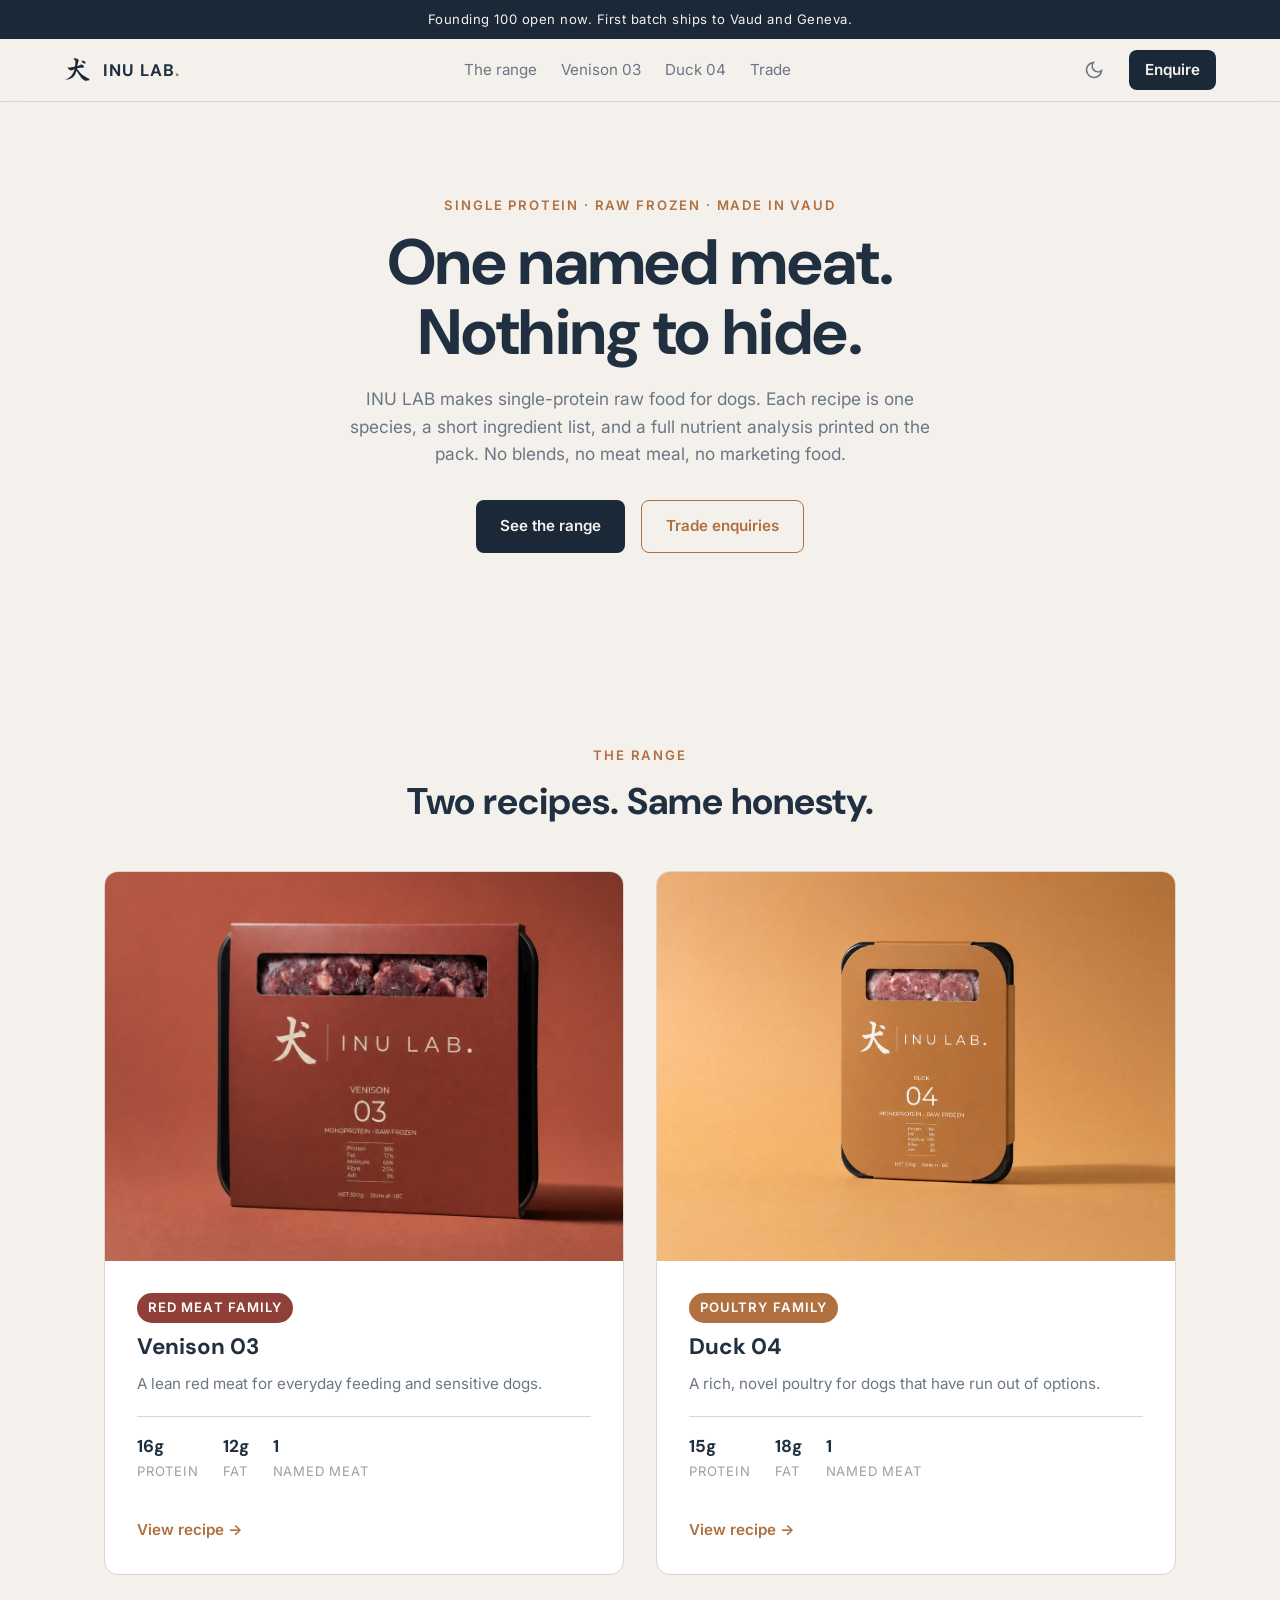
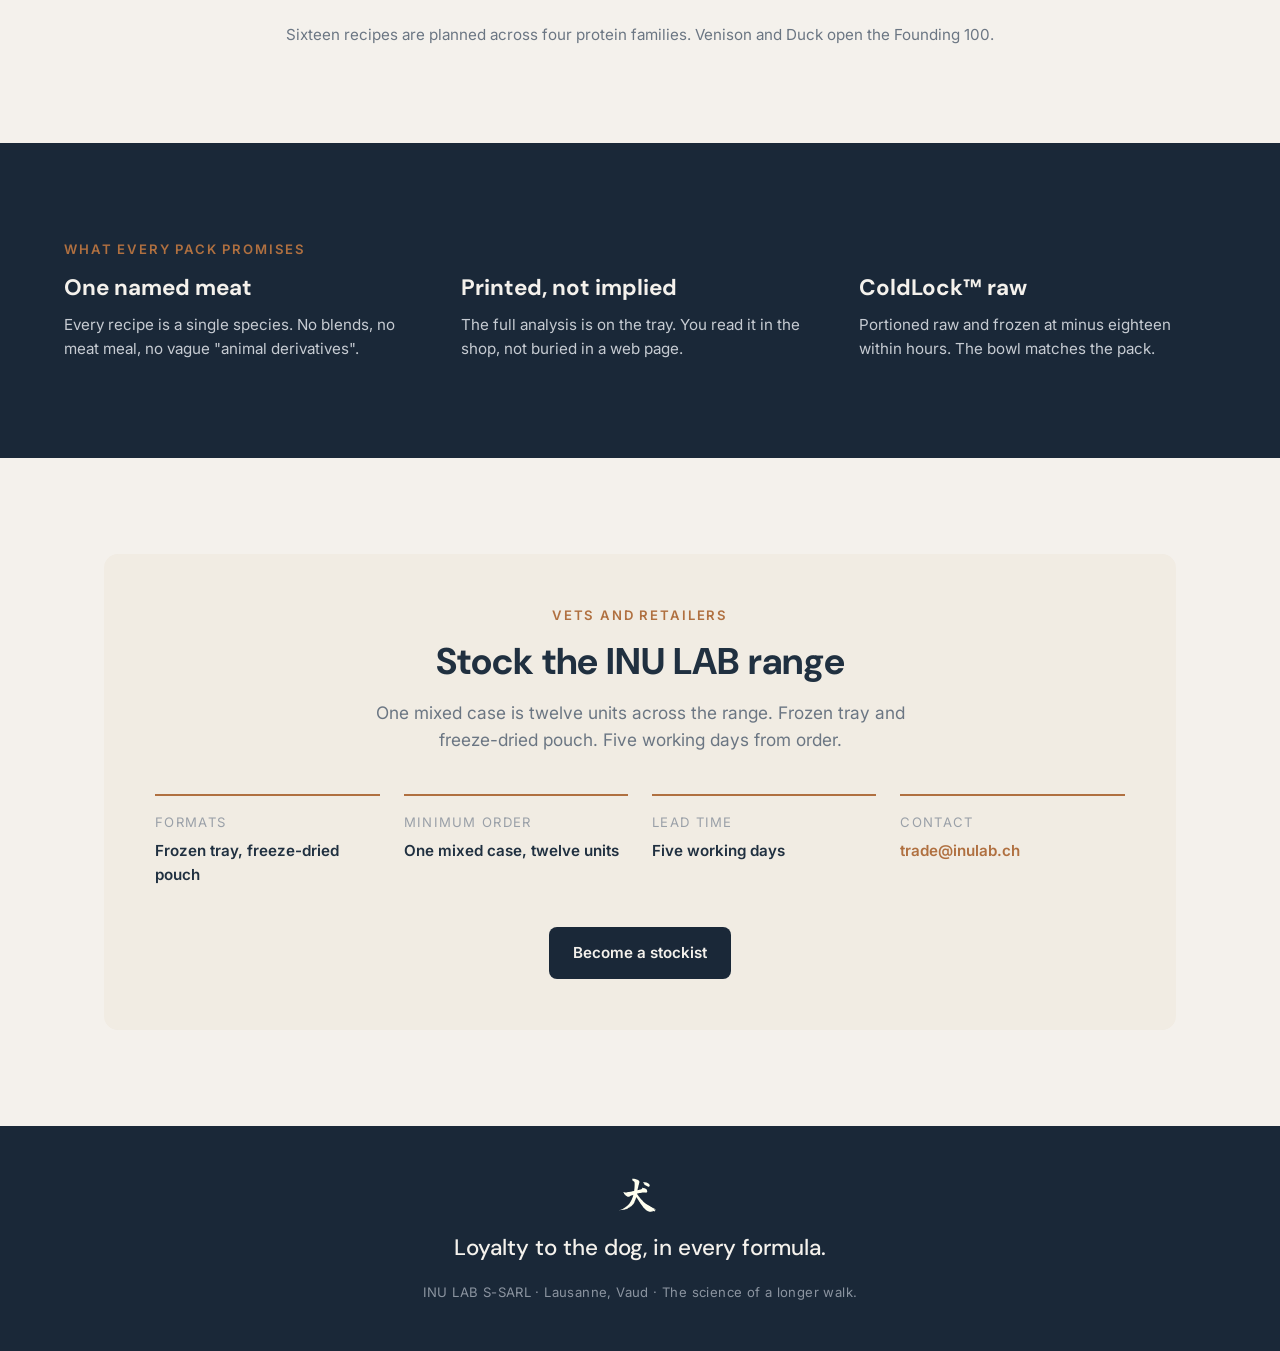
<file: index.html>
<!DOCTYPE html>
<html lang="en" data-theme="light">
<head>
<meta charset="UTF-8">
<meta name="viewport" content="width=device-width, initial-scale=1.0">
<title>INU LAB — Single-protein raw food for dogs</title>
<meta name="description" content="INU LAB makes single-protein raw frozen food for dogs. One named meat per recipe, a short ingredient list, and a nutrient analysis printed on every pack.">
<link rel="preconnect" href="https://fonts.googleapis.com">
<link rel="preconnect" href="https://fonts.gstatic.com" crossorigin>
<link href="https://fonts.googleapis.com/css2?family=DM+Sans:wght@400;500;700&family=Inter:wght@400;500;600&display=swap" rel="stylesheet">
<link rel="stylesheet" href="style.css">
</head>
<body>

<!-- announcement bar -->
<div class="announce">
  <span>Founding 100 open now. First batch ships to Vaud and Geneva.</span>
</div>

<!-- header -->
<header class="site-header">
  <a class="brand" href="index.html" aria-label="INU LAB home">
    <img src="assets/seal.svg" alt="" class="brand-mark" aria-hidden="true">
    <span class="brand-word">INU LAB<span class="dot">.</span></span>
  </a>
  <nav class="nav" aria-label="Primary">
    <a href="index.html" aria-current="page">The range</a>
    <a href="venison-03.html">Venison 03</a>
    <a href="duck-04.html">Duck 04</a>
    <a href="#stockist">Trade</a>
  </nav>
  <div class="header-actions">
    <button data-theme-toggle aria-label="Switch to dark mode" class="theme-toggle">
      <svg width="20" height="20" viewBox="0 0 24 24" fill="none" stroke="currentColor" stroke-width="2"><path d="M21 12.79A9 9 0 1 1 11.21 3 7 7 0 0 0 21 12.79z"/></svg>
    </button>
    <a href="#stockist" class="btn btn-primary btn-sm">Enquire</a>
  </div>
</header>

<main id="top">

<!-- HOME HERO -->
<section class="home-hero">
  <p class="eyebrow">Single protein &middot; Raw frozen &middot; Made in Vaud</p>
  <h1>One named meat.<br>Nothing to hide.</h1>
  <p class="lede">INU LAB makes single-protein raw food for dogs. Each recipe is one species, a short ingredient list, and a full nutrient analysis printed on the pack. No blends, no meat meal, no marketing food.</p>
  <div class="home-cta">
    <a href="#range" class="btn btn-primary">See the range</a>
    <a href="#stockist" class="btn btn-primary" style="background:transparent;color:var(--ochre);border:1px solid var(--ochre)">Trade enquiries</a>
  </div>
</section>

<!-- RANGE GRID -->
<section class="range" id="range">
  <div class="range-head">
    <p class="section-kicker">The range</p>
    <h2>Two recipes. Same honesty.</h2>
  </div>
  <div class="recipe-grid">

    <!-- Venison 03 card -->
    <a class="recipe-card" href="venison-03.html" data-family="redmeat" aria-label="Venison 03 recipe">
      <div class="card-media">
        <img src="assets/hero_venison.png" alt="INU LAB Venison 03 raw frozen tray" width="1000" height="1250">
      </div>
      <div class="card-body">
        <span class="card-pill">Red meat family</span>
        <h3>Venison 03</h3>
        <p class="card-sub">A lean red meat for everyday feeding and sensitive dogs.</p>
        <div class="card-macros">
          <div><span class="m-val">16g</span><span class="m-lab">Protein</span></div>
          <div><span class="m-val">12g</span><span class="m-lab">Fat</span></div>
          <div><span class="m-val">1</span><span class="m-lab">Named meat</span></div>
        </div>
        <span class="card-link">View recipe &rarr;</span>
      </div>
    </a>

    <!-- Duck 04 card -->
    <a class="recipe-card" href="duck-04.html" data-family="poultry" aria-label="Duck 04 recipe">
      <div class="card-media">
        <img src="assets/hero_duck.png" alt="INU LAB Duck 04 raw frozen tray" width="1000" height="1250">
      </div>
      <div class="card-body">
        <span class="card-pill">Poultry family</span>
        <h3>Duck 04</h3>
        <p class="card-sub">A rich, novel poultry for dogs that have run out of options.</p>
        <div class="card-macros">
          <div><span class="m-val">15g</span><span class="m-lab">Protein</span></div>
          <div><span class="m-val">18g</span><span class="m-lab">Fat</span></div>
          <div><span class="m-val">1</span><span class="m-lab">Named meat</span></div>
        </div>
        <span class="card-link">View recipe &rarr;</span>
      </div>
    </a>

  </div>
  <p class="range-note">Sixteen recipes are planned across four protein families. Venison and Duck open the Founding 100.</p>
</section>

<!-- PROOF -->
<section class="proof">
  <p class="section-kicker light">What every pack promises</p>
  <div class="proof-grid">
    <div class="proof-item"><h3>One named meat</h3><p>Every recipe is a single species. No blends, no meat meal, no vague "animal derivatives".</p></div>
    <div class="proof-item"><h3>Printed, not implied</h3><p>The full analysis is on the tray. You read it in the shop, not buried in a web page.</p></div>
    <div class="proof-item"><h3>ColdLock&trade; raw</h3><p>Portioned raw and frozen at minus eighteen within hours. The bowl matches the pack.</p></div>
  </div>
</section>

<!-- STOCKIST -->
<section class="stockist" id="stockist">
  <div class="stockist-inner">
    <p class="section-kicker">Vets and retailers</p>
    <h2>Stock the INU LAB range</h2>
    <p class="stockist-lede">One mixed case is twelve units across the range. Frozen tray and freeze-dried pouch. Five working days from order.</p>
    <div class="stockist-terms">
      <div><span class="term-lab">Formats</span><span class="term-val">Frozen tray, freeze-dried pouch</span></div>
      <div><span class="term-lab">Minimum order</span><span class="term-val">One mixed case, twelve units</span></div>
      <div><span class="term-lab">Lead time</span><span class="term-val">Five working days</span></div>
      <div><span class="term-lab">Contact</span><span class="term-val"><a href="mailto:trade@inulab.ch">trade@inulab.ch</a></span></div>
    </div>
    <a href="mailto:trade@inulab.ch" class="btn btn-primary">Become a stockist</a>
  </div>
</section>

</main>

<footer class="site-footer">
  <div class="foot-brand">
    <img src="assets/seal.svg" alt="" class="foot-mark" aria-hidden="true">
    <p class="motto">Loyalty to the dog, in every formula.</p>
  </div>
  <p class="foot-legal">INU LAB S-SARL &middot; Lausanne, Vaud &middot; The science of a longer walk.</p>
</footer>

<script src="app.js"></script>
</body>
</html>
</file>
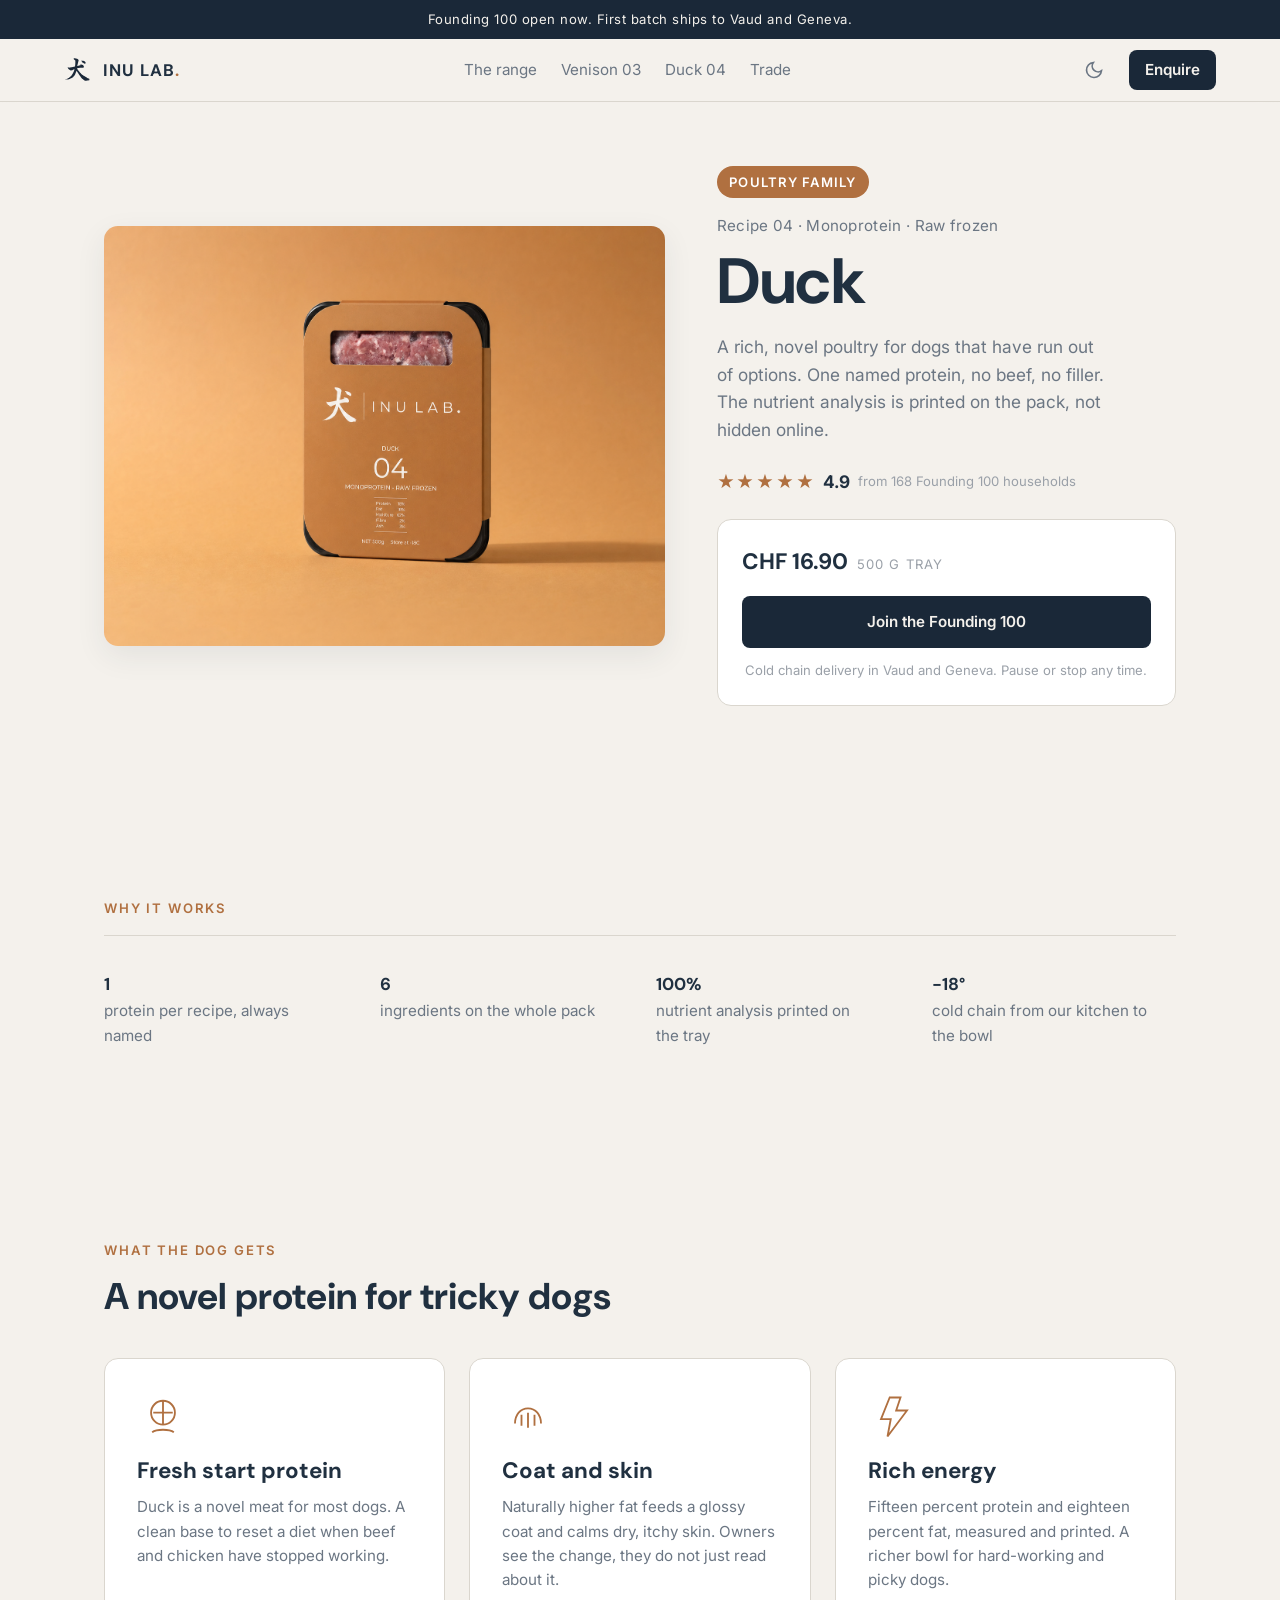
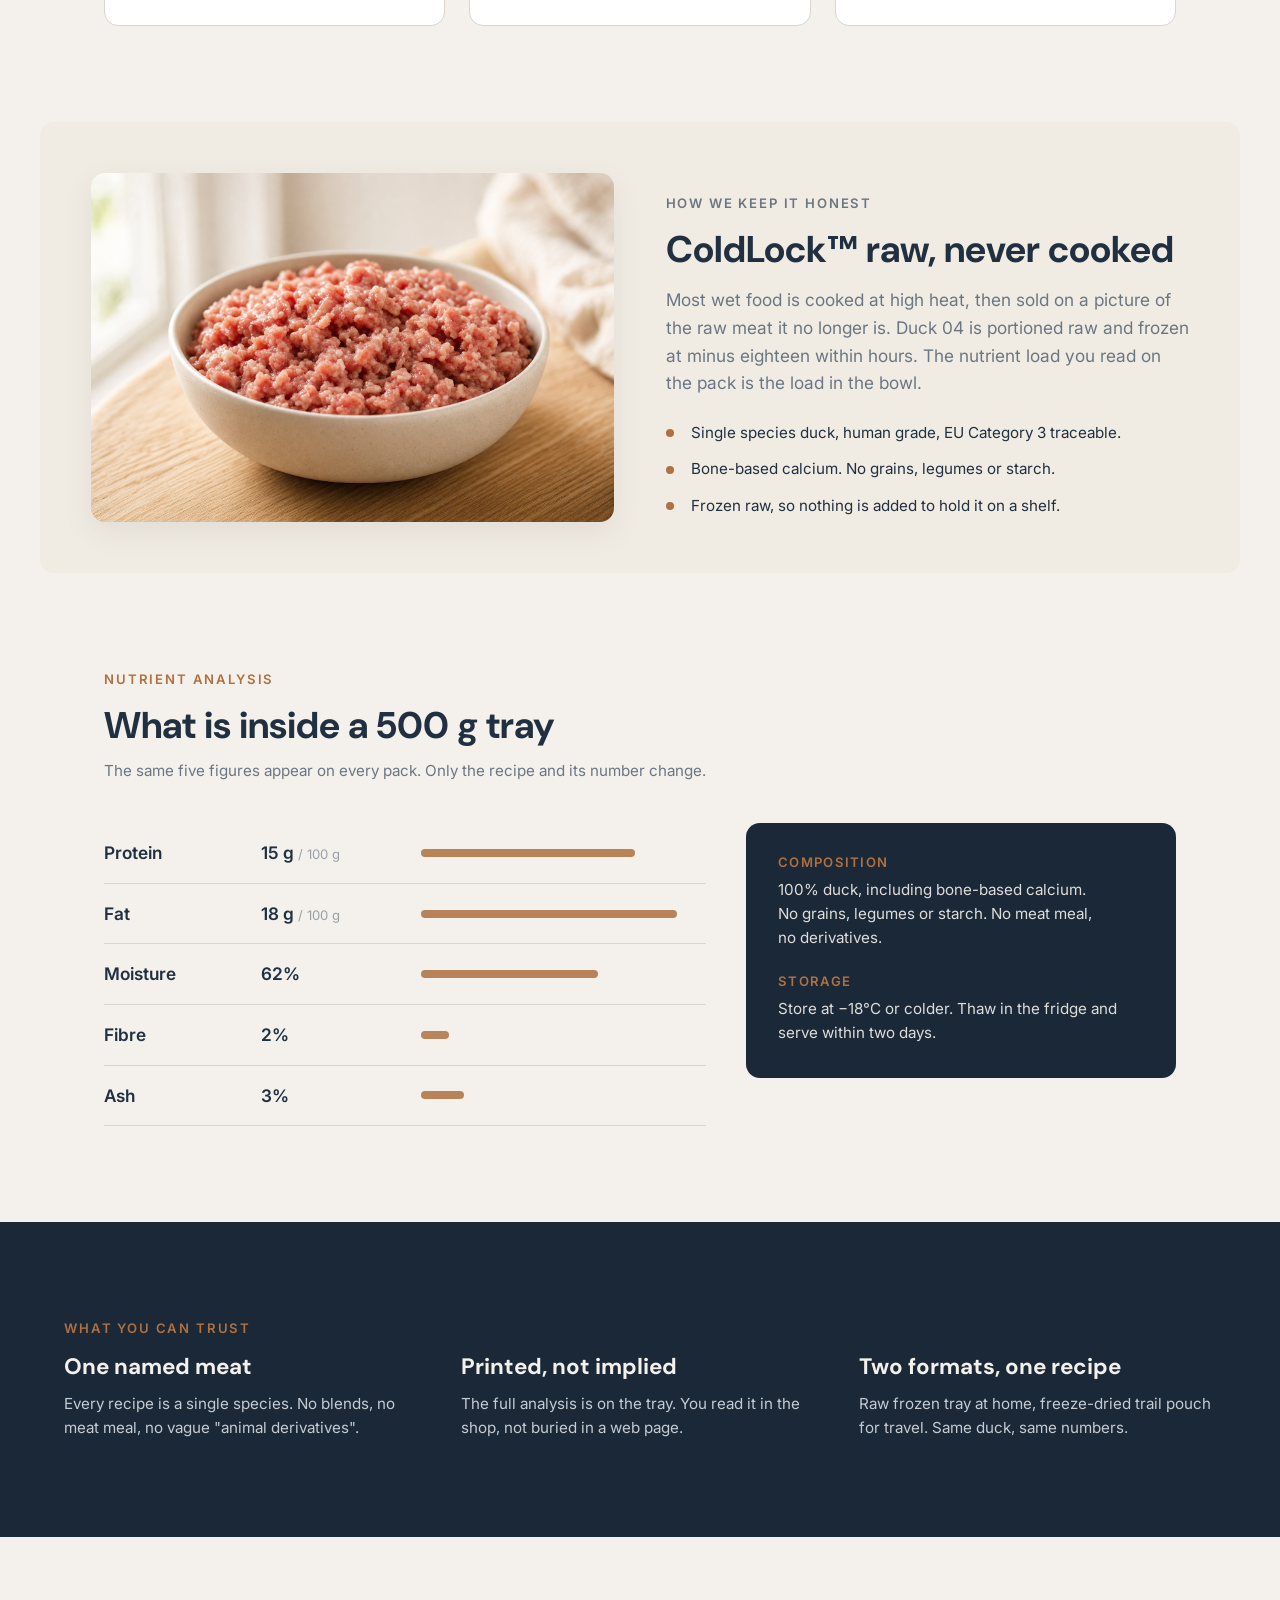
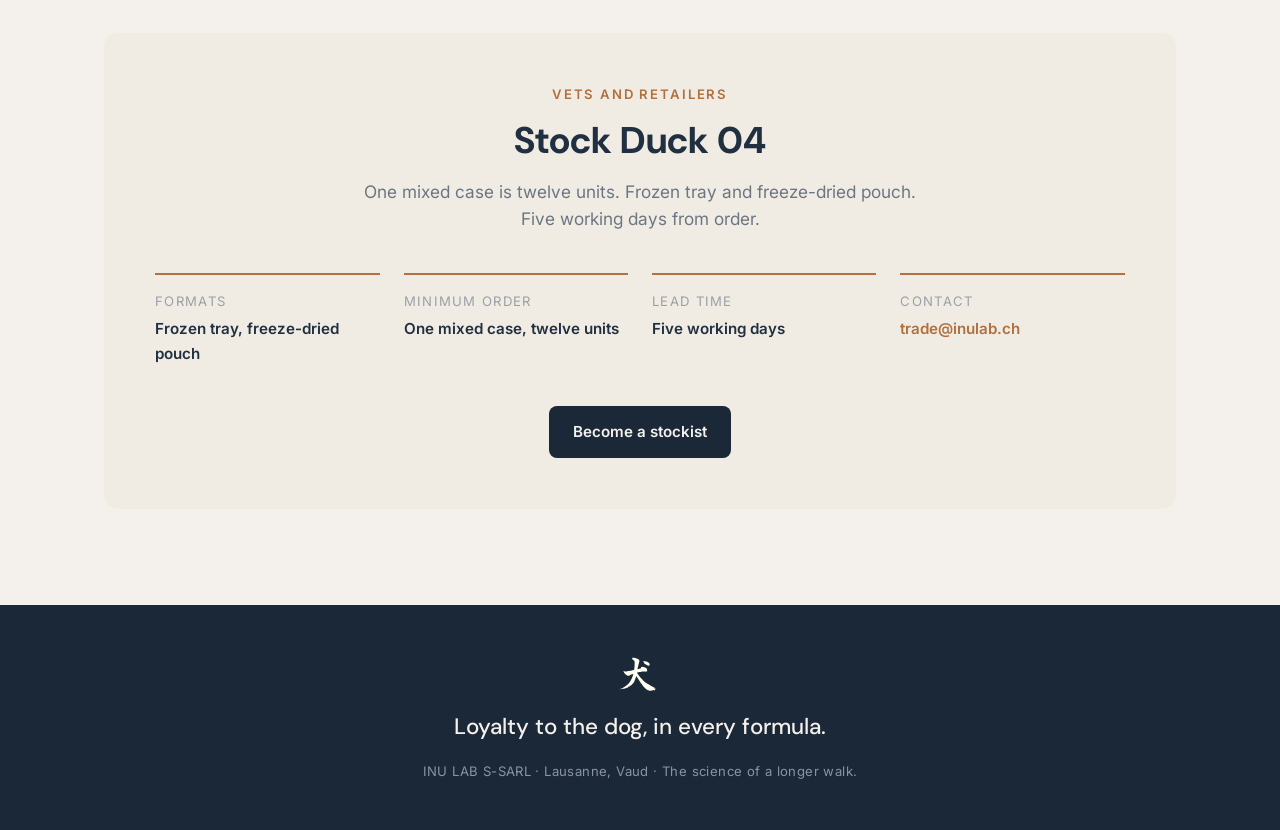
<file: duck-04.html>
<!DOCTYPE html>
<html lang="en" data-theme="light" data-family="poultry">
<head>
<meta charset="UTF-8">
<meta name="viewport" content="width=device-width, initial-scale=1.0">
<title>Duck 04 — INU LAB</title>
<meta name="description" content="INU LAB Duck 04. A single-protein raw frozen recipe for dogs. One named poultry, a short ingredient list, and a printed nutrient analysis.">
<link rel="preconnect" href="https://fonts.googleapis.com">
<link rel="preconnect" href="https://fonts.gstatic.com" crossorigin>
<link href="https://fonts.googleapis.com/css2?family=DM+Sans:wght@400;500;700&family=Inter:wght@400;500;600&display=swap" rel="stylesheet">
<link rel="stylesheet" href="style.css">
</head>
<body>

<!-- announcement bar -->
<div class="announce">
  <span>Founding 100 open now. First batch ships to Vaud and Geneva.</span>
</div>

<!-- header -->
<header class="site-header">
  <a class="brand" href="index.html" aria-label="INU LAB home">
    <img src="assets/seal.svg" alt="" class="brand-mark" aria-hidden="true">
    <span class="brand-word">INU LAB<span class="dot">.</span></span>
  </a>
  <nav class="nav" aria-label="Primary">
    <a href="index.html">The range</a>
    <a href="venison-03.html">Venison 03</a>
    <a href="duck-04.html" aria-current="page">Duck 04</a>
    <a href="#stockist">Trade</a>
  </nav>
  <div class="header-actions">
    <button data-theme-toggle aria-label="Switch to dark mode" class="theme-toggle">
      <svg width="20" height="20" viewBox="0 0 24 24" fill="none" stroke="currentColor" stroke-width="2"><path d="M21 12.79A9 9 0 1 1 11.21 3 7 7 0 0 0 21 12.79z"/></svg>
    </button>
    <a href="#stockist" class="btn btn-primary btn-sm">Enquire</a>
  </div>
</header>

<main id="top">

<!-- HERO -->
<section class="hero">
  <div class="hero-media">
    <img src="assets/hero_duck.png" alt="INU LAB Duck 04 raw frozen tray, warm ochre pack on a matching background" width="1000" height="1250">
  </div>
  <div class="hero-info">
    <span class="pill pill-family">Poultry family</span>
    <p class="eyebrow">Recipe 04 &middot; Monoprotein &middot; Raw frozen</p>
    <h1>Duck</h1>
    <p class="lede">A rich, novel poultry for dogs that have run out of options. One named protein, no beef, no filler. The nutrient analysis is printed on the pack, not hidden online.</p>
    <div class="hero-meta">
      <div class="stars" aria-label="Reader rating 4.9 out of 5">
        <span class="star-row">&#9733;&#9733;&#9733;&#9733;&#9733;</span>
        <span class="rating-num">4.9</span>
        <span class="rating-count">from 168 Founding 100 households</span>
      </div>
    </div>
    <div class="buy">
      <div class="price-row">
        <span class="price">CHF 16.90</span>
        <span class="price-unit">500 g tray</span>
      </div>
      <a href="#stockist" class="btn btn-primary btn-block">Join the Founding 100</a>
      <p class="reassure">Cold chain delivery in Vaud and Geneva. Pause or stop any time.</p>
    </div>
  </div>
</section>

<!-- WHY IT WORKS: outcome numbers -->
<section class="numbers" id="benefits">
  <p class="section-kicker">Why it works</p>
  <div class="num-grid">
    <div class="num">
      <span class="num-val">1</span>
      <span class="num-lab">protein per recipe, always named</span>
    </div>
    <div class="num">
      <span class="num-val">6</span>
      <span class="num-lab">ingredients on the whole pack</span>
    </div>
    <div class="num">
      <span class="num-val">100%</span>
      <span class="num-lab">nutrient analysis printed on the tray</span>
    </div>
    <div class="num">
      <span class="num-val">&minus;18&deg;</span>
      <span class="num-lab">cold chain from our kitchen to the bowl</span>
    </div>
  </div>
</section>

<!-- BENEFITS -->
<section class="benefits">
  <div class="benefits-head">
    <p class="section-kicker">What the dog gets</p>
    <h2>A novel protein for tricky dogs</h2>
  </div>
  <div class="benefit-grid">
    <article class="benefit-card">
      <div class="bicon" aria-hidden="true">
        <svg viewBox="0 0 48 48" fill="none" stroke="currentColor" stroke-width="1.7"><circle cx="24" cy="20" r="11"/><path d="M24 9v22M15 20h18"/><path d="M14 38c4-3 16-3 20 0"/></svg>
      </div>
      <h3>Fresh start protein</h3>
      <p>Duck is a novel meat for most dogs. A clean base to reset a diet when beef and chicken have stopped working.</p>
    </article>
    <article class="benefit-card">
      <div class="bicon" aria-hidden="true">
        <svg viewBox="0 0 48 48" fill="none" stroke="currentColor" stroke-width="1.7"><path d="M12 30c0-8 5-14 12-14s12 6 12 14"/><path d="M18 22v10M24 20v14M30 22v10"/></svg>
      </div>
      <h3>Coat and skin</h3>
      <p>Naturally higher fat feeds a glossy coat and calms dry, itchy skin. Owners see the change, they do not just read about it.</p>
    </article>
    <article class="benefit-card">
      <div class="bicon" aria-hidden="true">
        <svg viewBox="0 0 48 48" fill="none" stroke="currentColor" stroke-width="1.7"><path d="M20 6l-8 20h9l-3 16 18-24h-10l4-12z"/></svg>
      </div>
      <h3>Rich energy</h3>
      <p>Fifteen percent protein and eighteen percent fat, measured and printed. A richer bowl for hard-working and picky dogs.</p>
    </article>
  </div>
</section>

<!-- SCIENCE -->
<section class="science" id="science">
  <div class="science-media">
    <img src="assets/food_duck.png" alt="A real portion of raw duck in a plain ceramic bowl on pale oak" width="1240" height="930">
  </div>
  <div class="science-copy">
    <p class="section-kicker">How we keep it honest</p>
    <h2>ColdLock&trade; raw, never cooked</h2>
    <p>Most wet food is cooked at high heat, then sold on a picture of the raw meat it no longer is. Duck 04 is portioned raw and frozen at minus eighteen within hours. The nutrient load you read on the pack is the load in the bowl.</p>
    <ul class="tick-list" role="list">
      <li>Single species duck, human grade, EU Category 3 traceable.</li>
      <li>Bone-based calcium. No grains, legumes or starch.</li>
      <li>Frozen raw, so nothing is added to hold it on a shelf.</li>
    </ul>
  </div>
</section>

<!-- ANALYSIS -->
<section class="analysis" id="analysis">
  <div class="analysis-head">
    <p class="section-kicker">Nutrient analysis</p>
    <h2>What is inside a 500 g tray</h2>
    <p class="analysis-note">The same five figures appear on every pack. Only the recipe and its number change.</p>
  </div>
  <div class="spec-wrap">
    <table class="spec-table">
      <caption class="sr-only">Guaranteed analysis for Duck 04 per 100 grams</caption>
      <tbody>
        <tr><th scope="row">Protein</th><td>15 g <span class="per">/ 100 g</span></td><td class="bar"><span style="width:75%"></span></td></tr>
        <tr><th scope="row">Fat</th><td>18 g <span class="per">/ 100 g</span></td><td class="bar"><span style="width:90%"></span></td></tr>
        <tr><th scope="row">Moisture</th><td>62%</td><td class="bar"><span style="width:62%"></span></td></tr>
        <tr><th scope="row">Fibre</th><td>2%</td><td class="bar"><span style="width:10%"></span></td></tr>
        <tr><th scope="row">Ash</th><td>3%</td><td class="bar"><span style="width:15%"></span></td></tr>
      </tbody>
    </table>
    <aside class="compo-card">
      <h3>Composition</h3>
      <p>100% duck, including bone-based calcium. No grains, legumes or starch. No meat meal, no derivatives.</p>
      <h3>Storage</h3>
      <p>Store at &minus;18&deg;C or colder. Thaw in the fridge and serve within two days.</p>
    </aside>
  </div>
</section>

<!-- PROOF -->
<section class="proof">
  <p class="section-kicker light">What you can trust</p>
  <div class="proof-grid">
    <div class="proof-item"><h3>One named meat</h3><p>Every recipe is a single species. No blends, no meat meal, no vague "animal derivatives".</p></div>
    <div class="proof-item"><h3>Printed, not implied</h3><p>The full analysis is on the tray. You read it in the shop, not buried in a web page.</p></div>
    <div class="proof-item"><h3>Two formats, one recipe</h3><p>Raw frozen tray at home, freeze-dried trail pouch for travel. Same duck, same numbers.</p></div>
  </div>
</section>

<!-- STOCKIST -->
<section class="stockist" id="stockist">
  <div class="stockist-inner">
    <p class="section-kicker">Vets and retailers</p>
    <h2>Stock Duck 04</h2>
    <p class="stockist-lede">One mixed case is twelve units. Frozen tray and freeze-dried pouch. Five working days from order.</p>
    <div class="stockist-terms">
      <div><span class="term-lab">Formats</span><span class="term-val">Frozen tray, freeze-dried pouch</span></div>
      <div><span class="term-lab">Minimum order</span><span class="term-val">One mixed case, twelve units</span></div>
      <div><span class="term-lab">Lead time</span><span class="term-val">Five working days</span></div>
      <div><span class="term-lab">Contact</span><span class="term-val"><a href="mailto:trade@inulab.ch">trade@inulab.ch</a></span></div>
    </div>
    <a href="mailto:trade@inulab.ch" class="btn btn-primary">Become a stockist</a>
  </div>
</section>

</main>

<footer class="site-footer">
  <div class="foot-brand">
    <img src="assets/seal.svg" alt="" class="foot-mark" aria-hidden="true">
    <p class="motto">Loyalty to the dog, in every formula.</p>
  </div>
  <p class="foot-legal">INU LAB S-SARL &middot; Lausanne, Vaud &middot; The science of a longer walk.</p>
</footer>

<script src="app.js"></script>
</body>
</html>
</file>
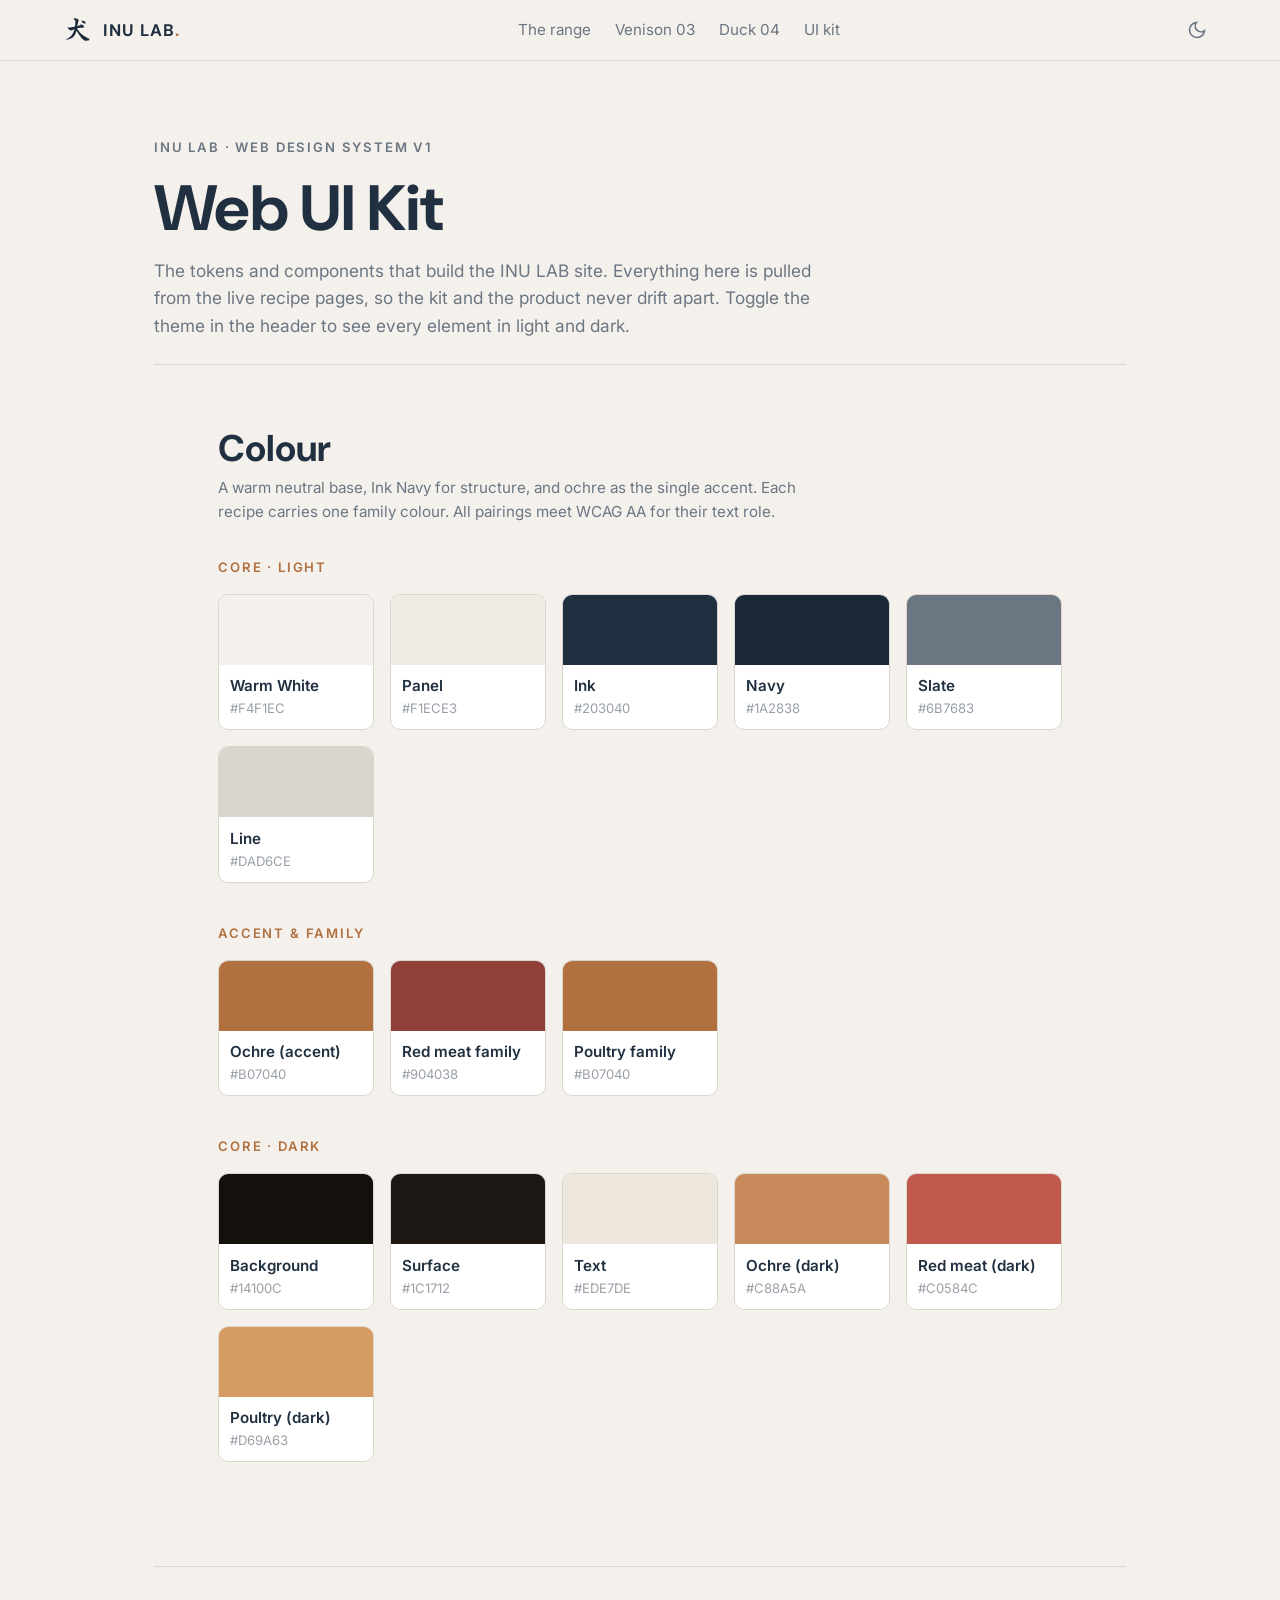
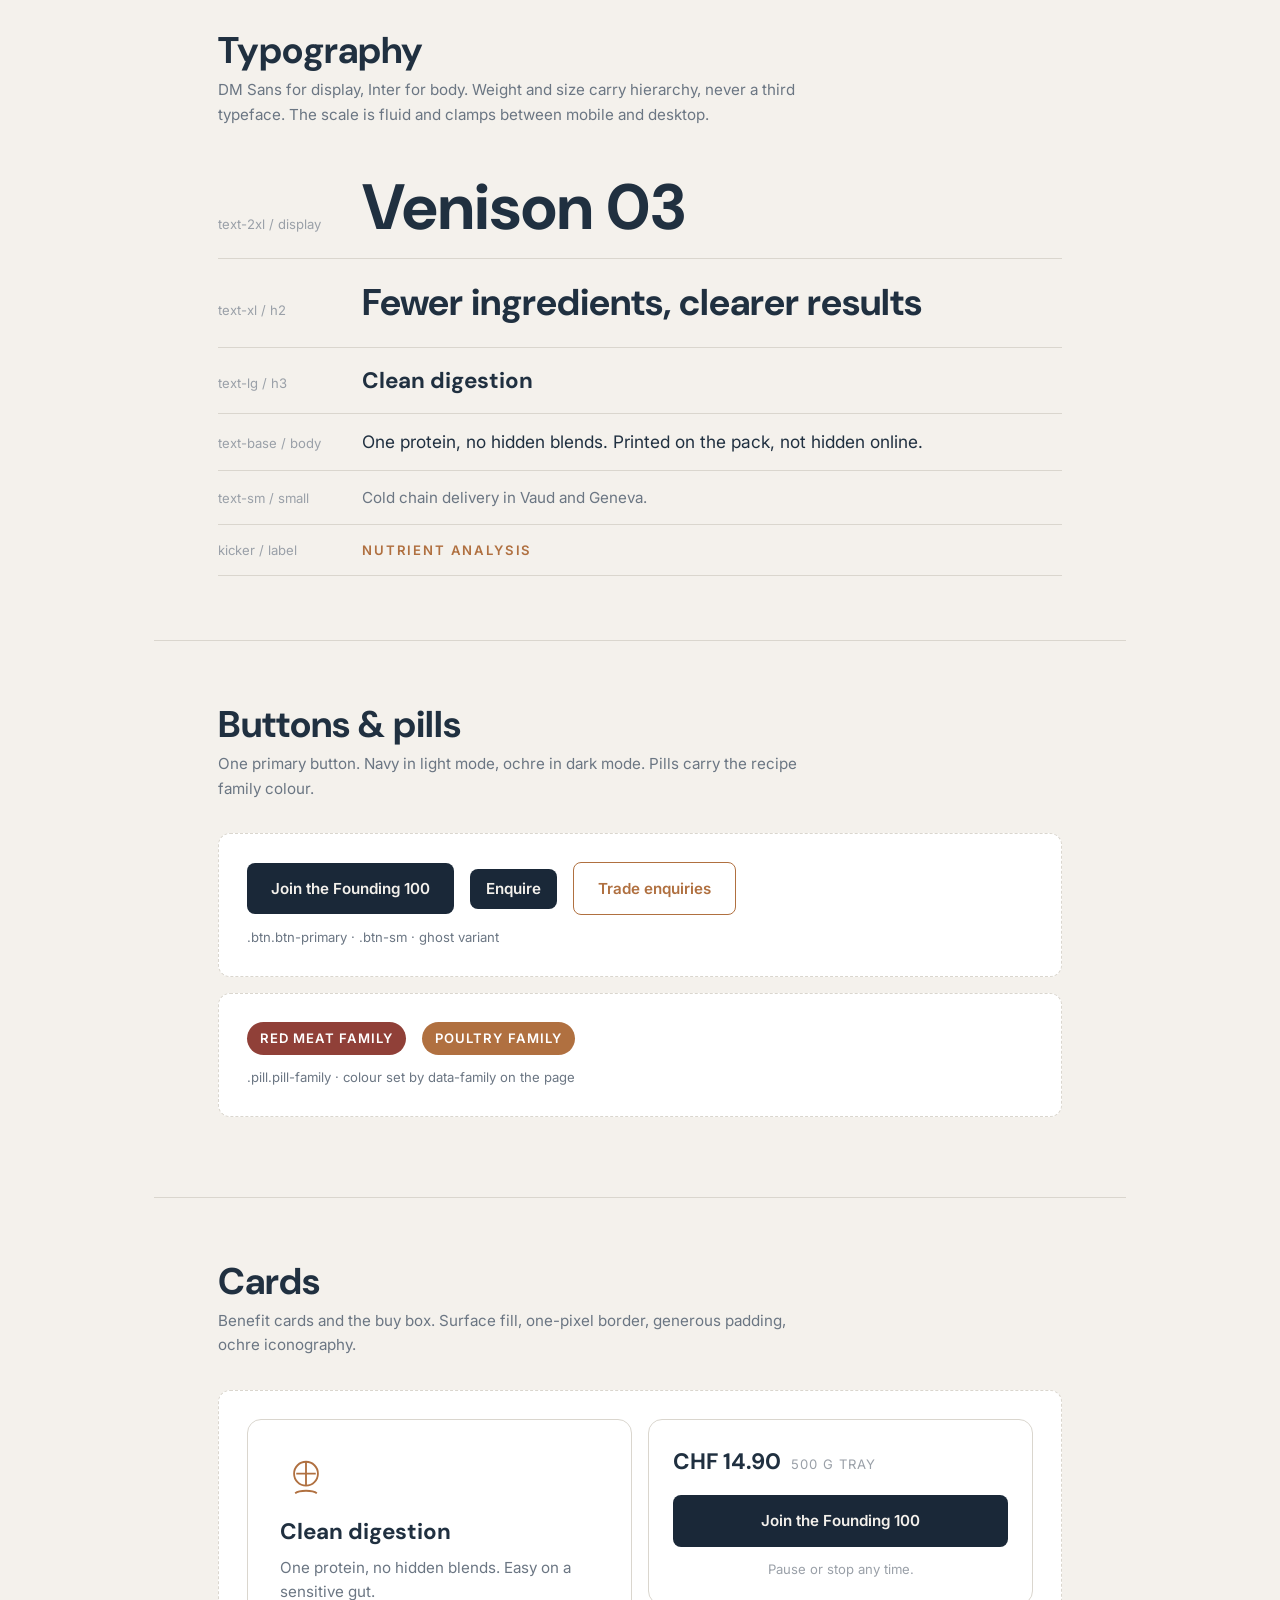
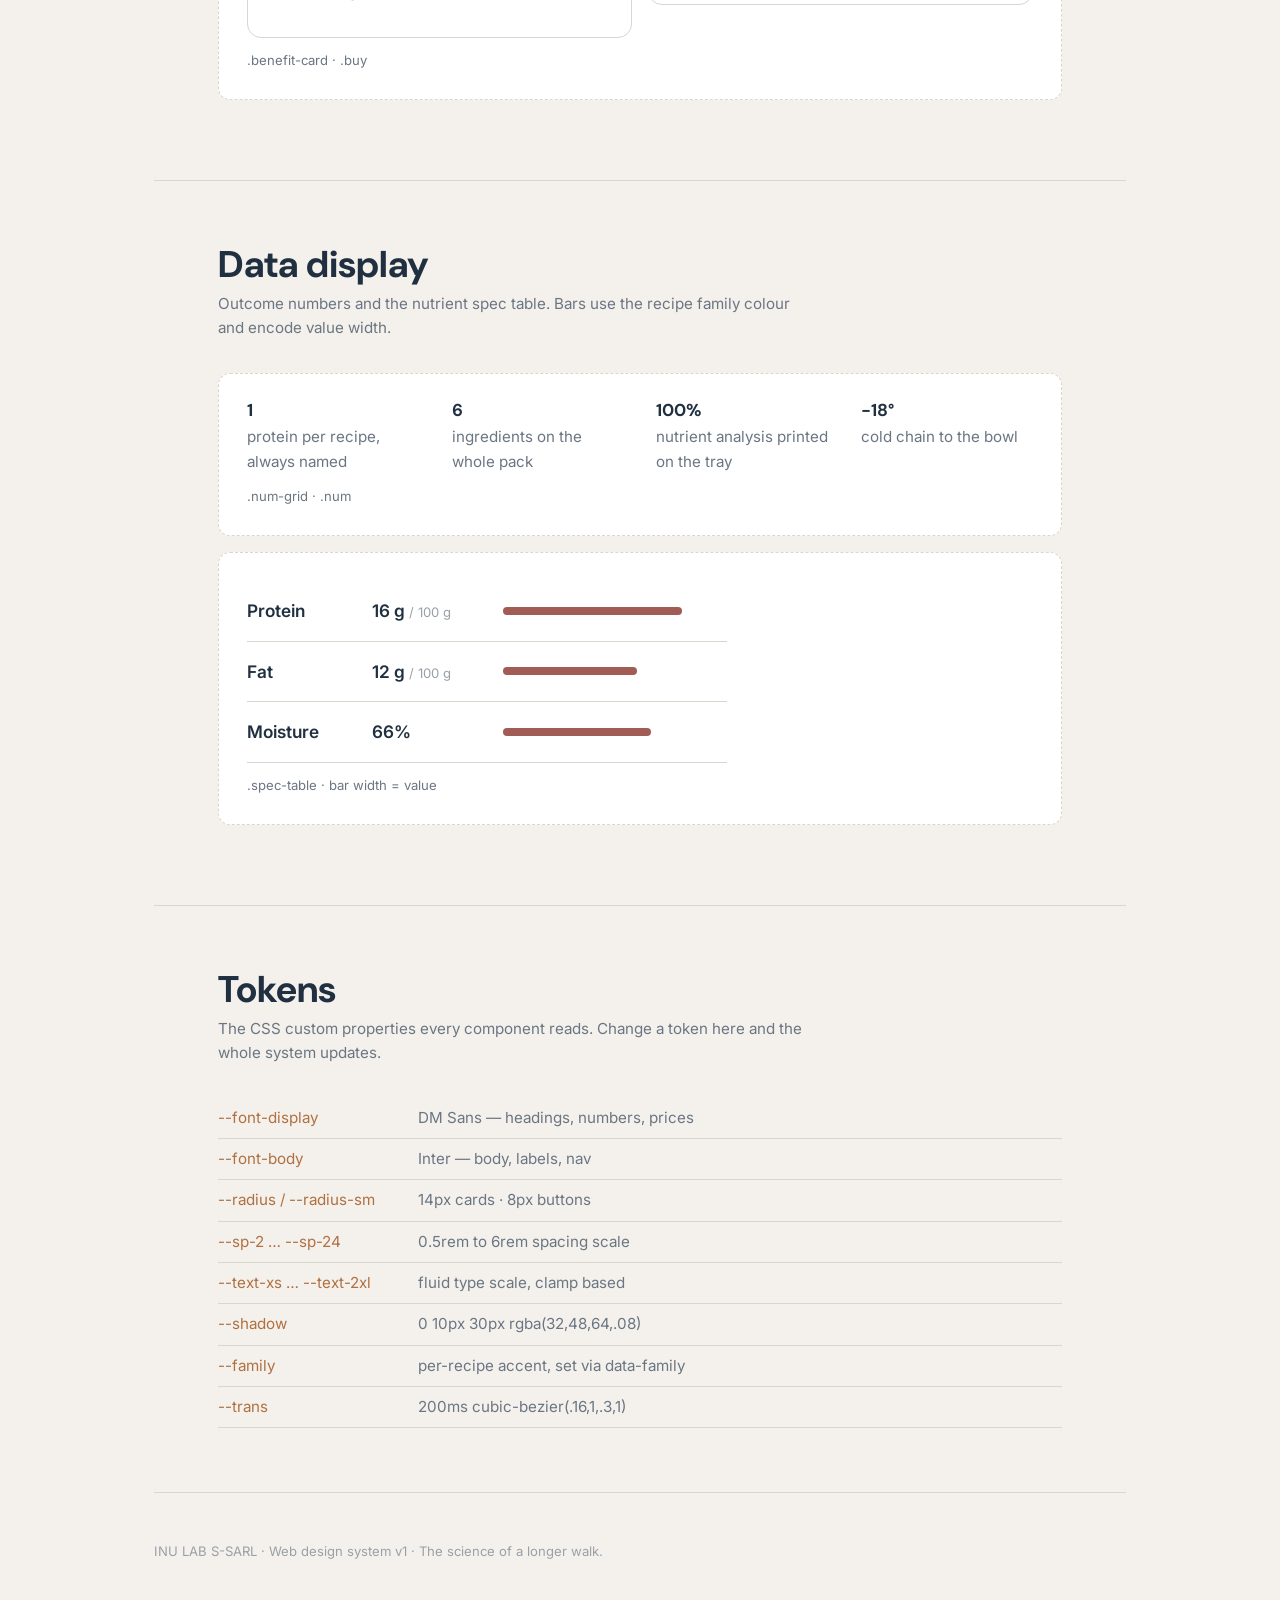
<file: styleguide.html>
<!DOCTYPE html>
<html lang="en" data-theme="light">
<head>
<meta charset="UTF-8">
<meta name="viewport" content="width=device-width, initial-scale=1.0">
<title>Web UI Kit — INU LAB</title>
<meta name="description" content="INU LAB web design system. Colour tokens, type scale, and components extracted from the live recipe pages.">
<link rel="preconnect" href="https://fonts.googleapis.com">
<link rel="preconnect" href="https://fonts.gstatic.com" crossorigin>
<link href="https://fonts.googleapis.com/css2?family=DM+Sans:wght@400;500;700&family=Inter:wght@400;500;600&display=swap" rel="stylesheet">
<link rel="stylesheet" href="style.css">
<style>
/* styleguide-only layout */
.sg-wrap{max-width:1100px;margin-inline:auto;padding-inline:clamp(1rem,5vw,4rem)}
.sg-header{padding-block:clamp(2rem,5vw,4rem) 1.5rem}
.sg-header h1{font-size:var(--text-2xl);letter-spacing:-.01em}
.sg-header p{color:var(--text-muted);max-width:60ch;margin-top:.75rem}
.sg-section{padding-block:clamp(2.5rem,5vw,4rem);border-top:1px solid var(--border)}
.sg-section > h2{font-size:var(--text-xl);margin-bottom:.4rem}
.sg-section > .sg-desc{color:var(--text-muted);font-size:var(--text-sm);max-width:60ch;margin-bottom:2rem}
.sg-label{font-family:var(--font-body);font-weight:600;font-size:var(--text-xs);letter-spacing:.14em;
  text-transform:uppercase;color:var(--ochre);margin-bottom:1rem}
.sw-grid{display:grid;grid-template-columns:repeat(auto-fill,minmax(150px,1fr));gap:1rem}
.sw{border:1px solid var(--border);border-radius:10px;overflow:hidden;background:var(--surface)}
.sw-chip{height:70px}
.sw-meta{padding:.6rem .7rem}
.sw-name{font-weight:600;font-size:var(--text-sm);color:var(--ink)}
.sw-hex{font-family:'Inter',monospace;font-size:var(--text-xs);color:var(--faint);text-transform:uppercase}
.type-row{display:flex;align-items:baseline;gap:1.5rem;padding-block:.9rem;border-bottom:1px solid var(--border);flex-wrap:wrap}
.type-row .t-tag{font-family:'Inter',monospace;font-size:var(--text-xs);color:var(--faint);width:120px;flex-shrink:0}
.sg-swatches-block{margin-bottom:2.5rem}
.comp-box{border:1px dashed var(--border);border-radius:12px;padding:1.75rem;background:var(--surface);margin-bottom:1rem}
.comp-row{display:flex;gap:1rem;flex-wrap:wrap;align-items:center}
.sg-note{font-family:'Inter',monospace;font-size:var(--text-xs);color:var(--text-muted);margin-top:.75rem}
.sg-token-table{width:100%;font-size:var(--text-sm)}
.sg-token-table td{padding:.5rem 0;border-bottom:1px solid var(--border);vertical-align:top}
.sg-token-table td:first-child{font-family:'Inter',monospace;color:var(--ochre);width:200px}
.sg-token-table td:last-child{color:var(--text-muted)}
.sg-footer{padding-block:3rem;border-top:1px solid var(--border);color:var(--faint);font-size:var(--text-xs)}
.spec-demo{max-width:480px}
</style>
</head>
<body>

<header class="site-header">
  <a class="brand" href="index.html" aria-label="INU LAB home">
    <img src="assets/seal.svg" alt="" class="brand-mark" aria-hidden="true">
    <span class="brand-word">INU LAB<span class="dot">.</span></span>
  </a>
  <nav class="nav" aria-label="Primary">
    <a href="index.html">The range</a>
    <a href="venison-03.html">Venison 03</a>
    <a href="duck-04.html">Duck 04</a>
    <a href="styleguide.html" aria-current="page">UI kit</a>
  </nav>
  <div class="header-actions">
    <button data-theme-toggle aria-label="Switch to dark mode" class="theme-toggle">
      <svg width="20" height="20" viewBox="0 0 24 24" fill="none" stroke="currentColor" stroke-width="2"><path d="M21 12.79A9 9 0 1 1 11.21 3 7 7 0 0 0 21 12.79z"/></svg>
    </button>
  </div>
</header>

<div class="sg-wrap">

  <div class="sg-header">
    <p class="sg-label">INU LAB &middot; Web design system v1</p>
    <h1>Web UI Kit</h1>
    <p>The tokens and components that build the INU LAB site. Everything here is pulled from the live recipe pages, so the kit and the product never drift apart. Toggle the theme in the header to see every element in light and dark.</p>
  </div>

  <!-- COLOUR -->
  <section class="sg-section">
    <h2>Colour</h2>
    <p class="sg-desc">A warm neutral base, Ink Navy for structure, and ochre as the single accent. Each recipe carries one family colour. All pairings meet WCAG AA for their text role.</p>

    <div class="sg-swatches-block">
      <p class="sg-label">Core &middot; light</p>
      <div class="sw-grid">
        <div class="sw"><div class="sw-chip" style="background:#F4F1EC"></div><div class="sw-meta"><div class="sw-name">Warm White</div><div class="sw-hex">#F4F1EC</div></div></div>
        <div class="sw"><div class="sw-chip" style="background:#F1ECE3"></div><div class="sw-meta"><div class="sw-name">Panel</div><div class="sw-hex">#F1ECE3</div></div></div>
        <div class="sw"><div class="sw-chip" style="background:#203040"></div><div class="sw-meta"><div class="sw-name">Ink</div><div class="sw-hex">#203040</div></div></div>
        <div class="sw"><div class="sw-chip" style="background:#1A2838"></div><div class="sw-meta"><div class="sw-name">Navy</div><div class="sw-hex">#1A2838</div></div></div>
        <div class="sw"><div class="sw-chip" style="background:#6B7683"></div><div class="sw-meta"><div class="sw-name">Slate</div><div class="sw-hex">#6B7683</div></div></div>
        <div class="sw"><div class="sw-chip" style="background:#DAD6CE"></div><div class="sw-meta"><div class="sw-name">Line</div><div class="sw-hex">#DAD6CE</div></div></div>
      </div>
    </div>

    <div class="sg-swatches-block">
      <p class="sg-label">Accent &amp; family</p>
      <div class="sw-grid">
        <div class="sw"><div class="sw-chip" style="background:#B07040"></div><div class="sw-meta"><div class="sw-name">Ochre (accent)</div><div class="sw-hex">#B07040</div></div></div>
        <div class="sw"><div class="sw-chip" style="background:#904038"></div><div class="sw-meta"><div class="sw-name">Red meat family</div><div class="sw-hex">#904038</div></div></div>
        <div class="sw"><div class="sw-chip" style="background:#B07040"></div><div class="sw-meta"><div class="sw-name">Poultry family</div><div class="sw-hex">#B07040</div></div></div>
      </div>
    </div>

    <div class="sg-swatches-block">
      <p class="sg-label">Core &middot; dark</p>
      <div class="sw-grid">
        <div class="sw"><div class="sw-chip" style="background:#14100C"></div><div class="sw-meta"><div class="sw-name">Background</div><div class="sw-hex">#14100C</div></div></div>
        <div class="sw"><div class="sw-chip" style="background:#1C1712"></div><div class="sw-meta"><div class="sw-name">Surface</div><div class="sw-hex">#1C1712</div></div></div>
        <div class="sw"><div class="sw-chip" style="background:#EDE7DE"></div><div class="sw-meta"><div class="sw-name">Text</div><div class="sw-hex">#EDE7DE</div></div></div>
        <div class="sw"><div class="sw-chip" style="background:#C88A5A"></div><div class="sw-meta"><div class="sw-name">Ochre (dark)</div><div class="sw-hex">#C88A5A</div></div></div>
        <div class="sw"><div class="sw-chip" style="background:#C0584C"></div><div class="sw-meta"><div class="sw-name">Red meat (dark)</div><div class="sw-hex">#C0584C</div></div></div>
        <div class="sw"><div class="sw-chip" style="background:#D69A63"></div><div class="sw-meta"><div class="sw-name">Poultry (dark)</div><div class="sw-hex">#D69A63</div></div></div>
      </div>
    </div>
  </section>

  <!-- TYPE -->
  <section class="sg-section">
    <h2>Typography</h2>
    <p class="sg-desc">DM Sans for display, Inter for body. Weight and size carry hierarchy, never a third typeface. The scale is fluid and clamps between mobile and desktop.</p>
    <div class="type-row"><span class="t-tag">text-2xl / display</span><span style="font-family:var(--font-display);font-weight:700;font-size:var(--text-2xl);line-height:1.1">Venison 03</span></div>
    <div class="type-row"><span class="t-tag">text-xl / h2</span><span style="font-family:var(--font-display);font-weight:700;font-size:var(--text-xl)">Fewer ingredients, clearer results</span></div>
    <div class="type-row"><span class="t-tag">text-lg / h3</span><span style="font-family:var(--font-display);font-weight:700;font-size:var(--text-lg)">Clean digestion</span></div>
    <div class="type-row"><span class="t-tag">text-base / body</span><span style="font-size:var(--text-base)">One protein, no hidden blends. Printed on the pack, not hidden online.</span></div>
    <div class="type-row"><span class="t-tag">text-sm / small</span><span style="font-size:var(--text-sm);color:var(--text-muted)">Cold chain delivery in Vaud and Geneva.</span></div>
    <div class="type-row"><span class="t-tag">kicker / label</span><span class="section-kicker" style="margin:0">Nutrient analysis</span></div>
  </section>

  <!-- BUTTONS & PILLS -->
  <section class="sg-section">
    <h2>Buttons &amp; pills</h2>
    <p class="sg-desc">One primary button. Navy in light mode, ochre in dark mode. Pills carry the recipe family colour.</p>
    <div class="comp-box">
      <div class="comp-row">
        <a class="btn btn-primary">Join the Founding 100</a>
        <a class="btn btn-primary btn-sm">Enquire</a>
        <a class="btn btn-primary" style="background:transparent;color:var(--ochre);border:1px solid var(--ochre)">Trade enquiries</a>
      </div>
      <p class="sg-note">.btn.btn-primary &middot; .btn-sm &middot; ghost variant</p>
    </div>
    <div class="comp-box">
      <div class="comp-row">
        <span class="pill pill-family" data-family="redmeat">Red meat family</span>
        <span class="pill pill-family" data-family="poultry" style="background:var(--poultry)">Poultry family</span>
      </div>
      <p class="sg-note">.pill.pill-family &middot; colour set by data-family on the page</p>
    </div>
  </section>

  <!-- CARDS -->
  <section class="sg-section">
    <h2>Cards</h2>
    <p class="sg-desc">Benefit cards and the buy box. Surface fill, one-pixel border, generous padding, ochre iconography.</p>
    <div class="comp-box">
      <div style="display:grid;grid-template-columns:repeat(auto-fit,minmax(240px,1fr));gap:1rem">
        <article class="benefit-card" style="margin:0">
          <div class="bicon" aria-hidden="true"><svg viewBox="0 0 48 48" fill="none" stroke="currentColor" stroke-width="1.7"><circle cx="24" cy="20" r="11"/><path d="M24 9v22M15 20h18"/><path d="M14 38c4-3 16-3 20 0"/></svg></div>
          <h3>Clean digestion</h3>
          <p>One protein, no hidden blends. Easy on a sensitive gut.</p>
        </article>
        <div class="buy" style="align-self:start">
          <div class="price-row"><span class="price">CHF 14.90</span><span class="price-unit">500 g tray</span></div>
          <a class="btn btn-primary btn-block">Join the Founding 100</a>
          <p class="reassure">Pause or stop any time.</p>
        </div>
      </div>
      <p class="sg-note">.benefit-card &middot; .buy</p>
    </div>
  </section>

  <!-- DATA -->
  <section class="sg-section">
    <h2>Data display</h2>
    <p class="sg-desc">Outcome numbers and the nutrient spec table. Bars use the recipe family colour and encode value width.</p>
    <div class="comp-box">
      <div class="num-grid" style="border:0;padding:0">
        <div class="num"><span class="num-val">1</span><span class="num-lab">protein per recipe, always named</span></div>
        <div class="num"><span class="num-val">6</span><span class="num-lab">ingredients on the whole pack</span></div>
        <div class="num"><span class="num-val">100%</span><span class="num-lab">nutrient analysis printed on the tray</span></div>
        <div class="num"><span class="num-val">&minus;18&deg;</span><span class="num-lab">cold chain to the bowl</span></div>
      </div>
      <p class="sg-note">.num-grid &middot; .num</p>
    </div>
    <div class="comp-box" data-family="redmeat">
      <table class="spec-table spec-demo">
        <tbody>
          <tr><th scope="row">Protein</th><td>16 g <span class="per">/ 100 g</span></td><td class="bar"><span style="width:80%"></span></td></tr>
          <tr><th scope="row">Fat</th><td>12 g <span class="per">/ 100 g</span></td><td class="bar"><span style="width:60%"></span></td></tr>
          <tr><th scope="row">Moisture</th><td>66%</td><td class="bar"><span style="width:66%"></span></td></tr>
        </tbody>
      </table>
      <p class="sg-note">.spec-table &middot; bar width = value</p>
    </div>
  </section>

  <!-- TOKENS -->
  <section class="sg-section">
    <h2>Tokens</h2>
    <p class="sg-desc">The CSS custom properties every component reads. Change a token here and the whole system updates.</p>
    <table class="sg-token-table">
      <tbody>
        <tr><td>--font-display</td><td>DM Sans &mdash; headings, numbers, prices</td></tr>
        <tr><td>--font-body</td><td>Inter &mdash; body, labels, nav</td></tr>
        <tr><td>--radius / --radius-sm</td><td>14px cards &middot; 8px buttons</td></tr>
        <tr><td>--sp-2 &hellip; --sp-24</td><td>0.5rem to 6rem spacing scale</td></tr>
        <tr><td>--text-xs &hellip; --text-2xl</td><td>fluid type scale, clamp based</td></tr>
        <tr><td>--shadow</td><td>0 10px 30px rgba(32,48,64,.08)</td></tr>
        <tr><td>--family</td><td>per-recipe accent, set via data-family</td></tr>
        <tr><td>--trans</td><td>200ms cubic-bezier(.16,1,.3,1)</td></tr>
      </tbody>
    </table>
  </section>

  <div class="sg-footer">
    INU LAB S-SARL &middot; Web design system v1 &middot; The science of a longer walk.
  </div>

</div>

<script src="app.js"></script>
</body>
</html>
</file>
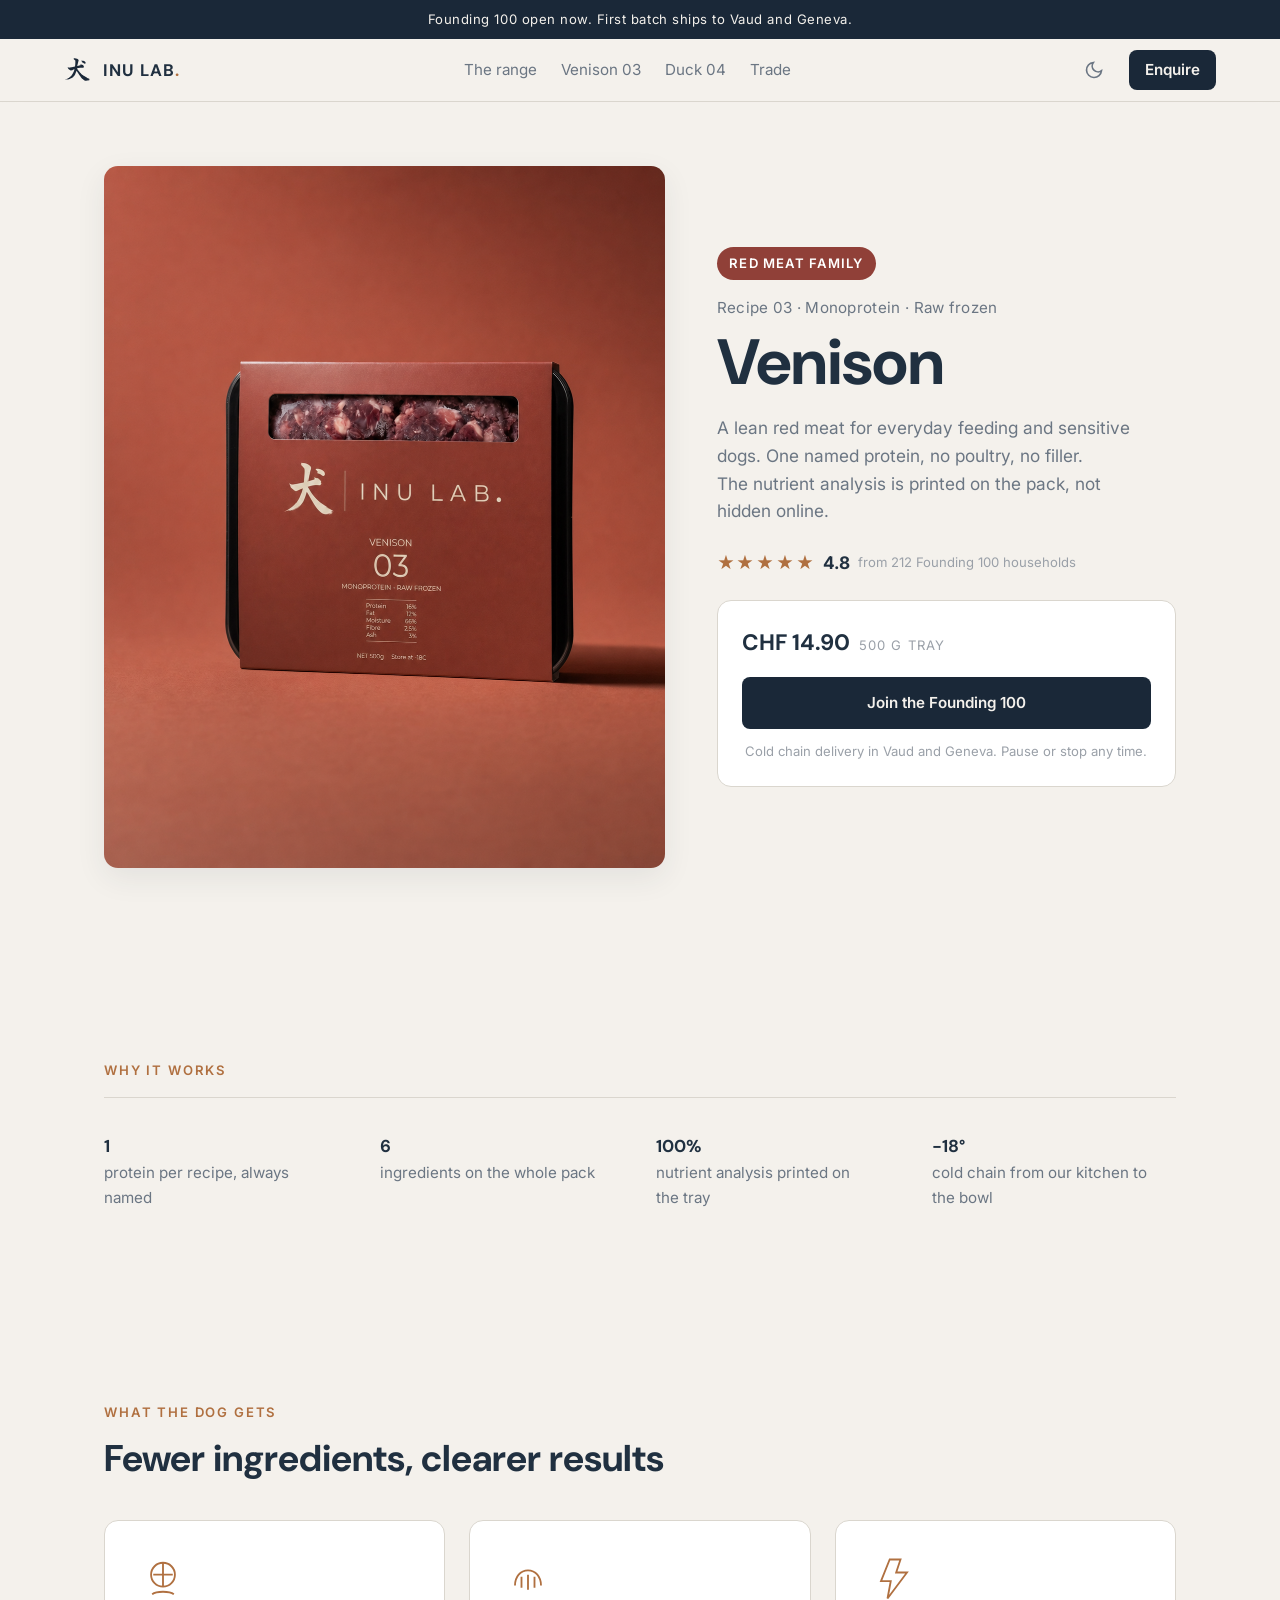
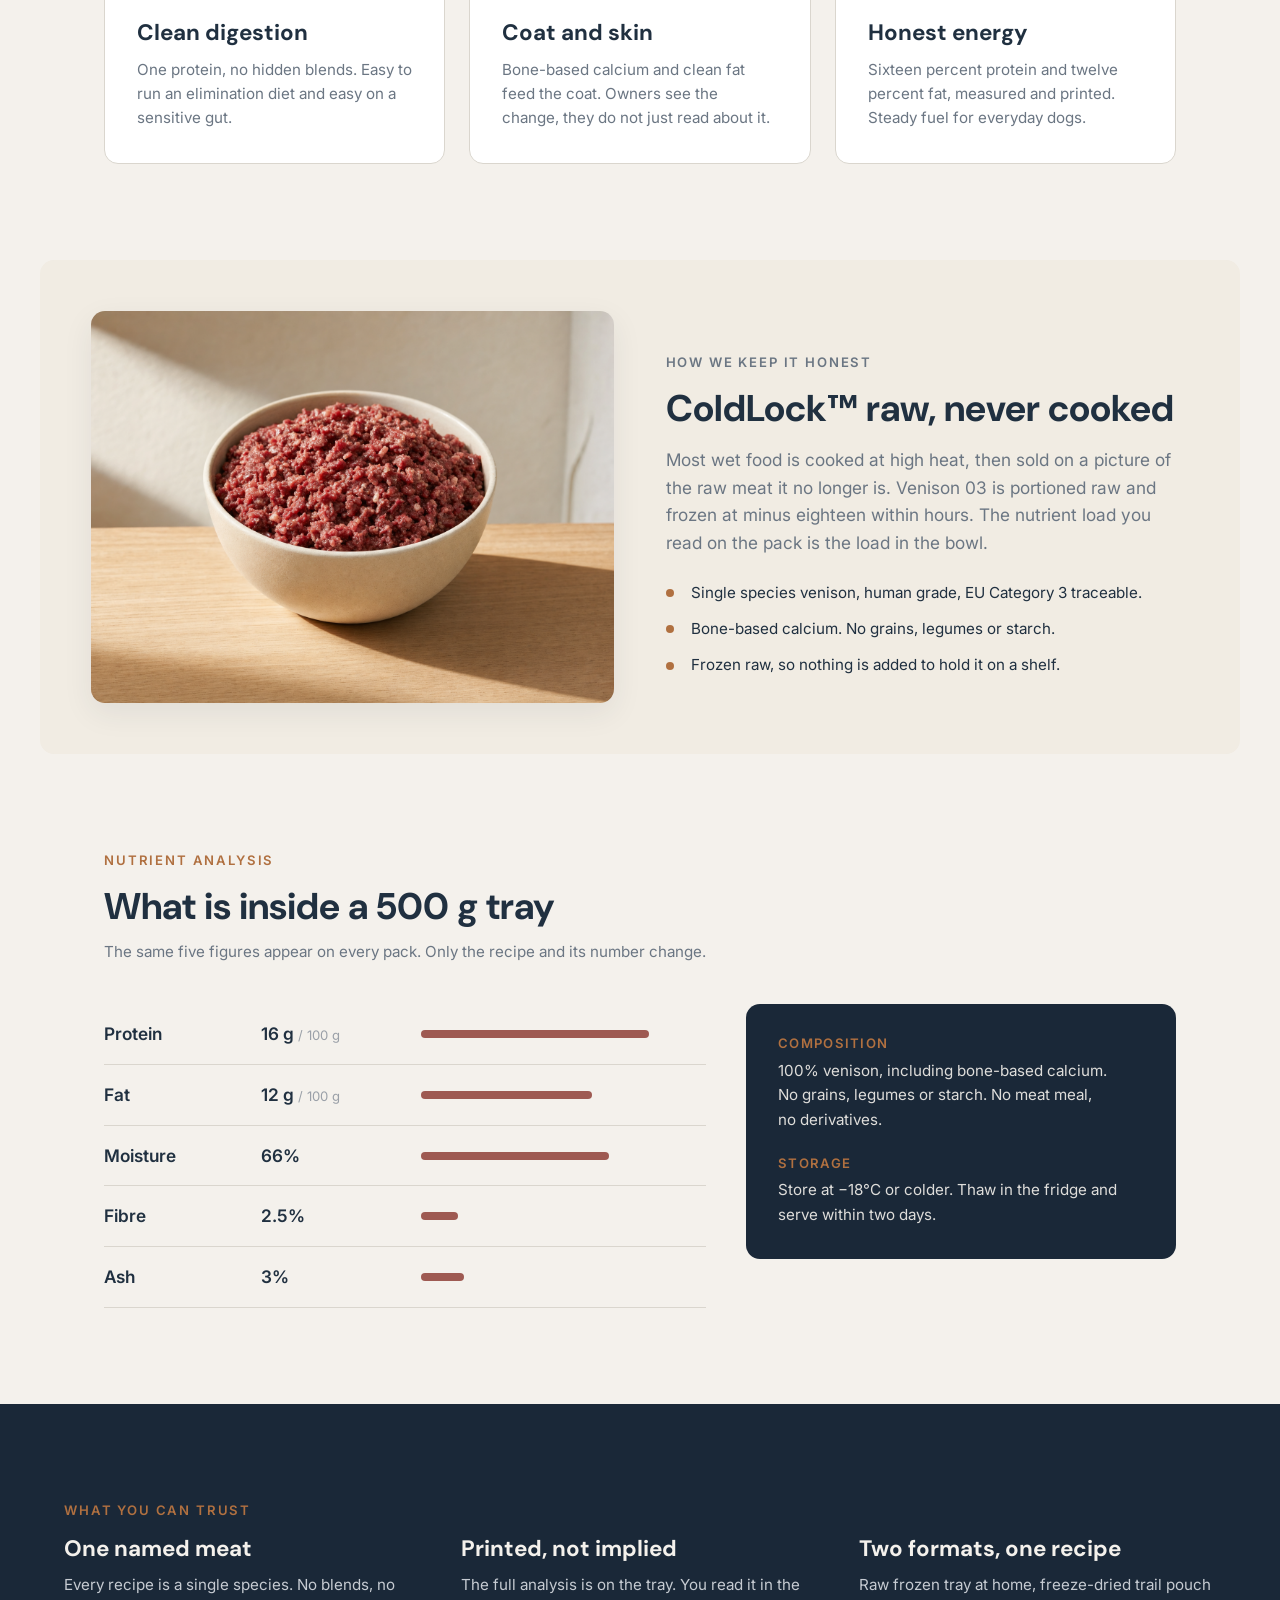
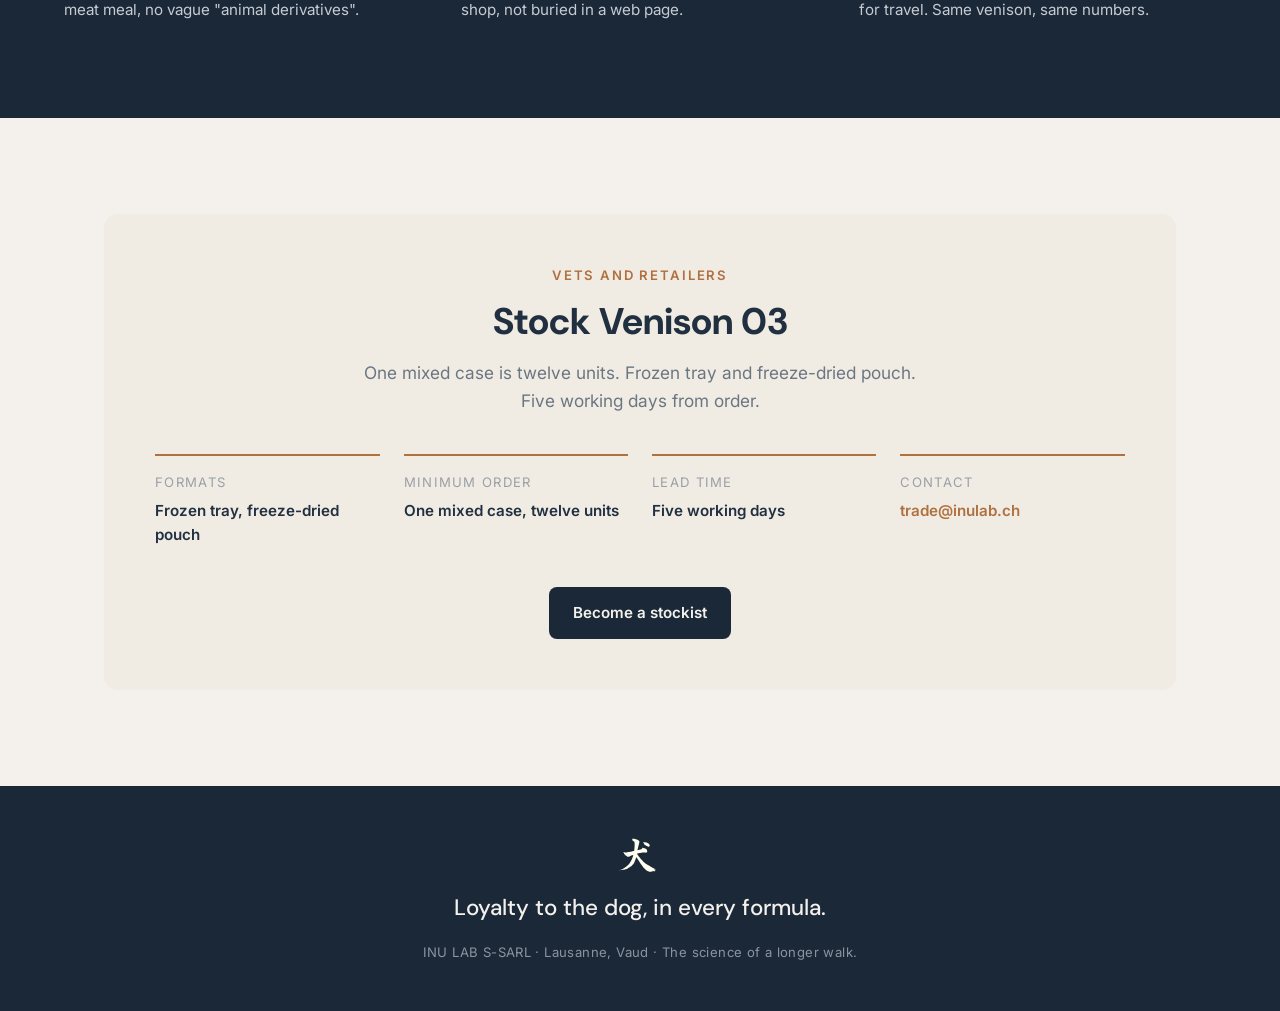
<file: venison-03.html>
<!DOCTYPE html>
<html lang="en" data-theme="light" data-family="redmeat">
<head>
<meta charset="UTF-8">
<meta name="viewport" content="width=device-width, initial-scale=1.0">
<title>Venison 03 — INU LAB</title>
<meta name="description" content="INU LAB Venison 03. A single-protein raw frozen recipe for dogs. One named meat, a short ingredient list, and a printed nutrient analysis.">
<link rel="preconnect" href="https://fonts.googleapis.com">
<link rel="preconnect" href="https://fonts.gstatic.com" crossorigin>
<link href="https://fonts.googleapis.com/css2?family=DM+Sans:wght@400;500;700&family=Inter:wght@400;500;600&display=swap" rel="stylesheet">
<link rel="stylesheet" href="style.css">
</head>
<body>

<!-- announcement bar -->
<div class="announce">
  <span>Founding 100 open now. First batch ships to Vaud and Geneva.</span>
</div>

<!-- header -->
<header class="site-header">
  <a class="brand" href="index.html" aria-label="INU LAB home">
    <img src="assets/seal.svg" alt="" class="brand-mark" aria-hidden="true">
    <span class="brand-word">INU LAB<span class="dot">.</span></span>
  </a>
  <nav class="nav" aria-label="Primary">
    <a href="index.html">The range</a>
    <a href="venison-03.html" aria-current="page">Venison 03</a>
    <a href="duck-04.html">Duck 04</a>
    <a href="#stockist">Trade</a>
  </nav>
  <div class="header-actions">
    <button data-theme-toggle aria-label="Switch to dark mode" class="theme-toggle">
      <svg width="20" height="20" viewBox="0 0 24 24" fill="none" stroke="currentColor" stroke-width="2"><path d="M21 12.79A9 9 0 1 1 11.21 3 7 7 0 0 0 21 12.79z"/></svg>
    </button>
    <a href="#stockist" class="btn btn-primary btn-sm">Enquire</a>
  </div>
</header>

<main id="top">

<!-- HERO: split, monochromatic product image left, decision column right -->
<section class="hero">
  <div class="hero-media">
    <img src="assets/hero_venison.png" alt="INU LAB Venison 03 raw frozen tray, deep red-brown pack on a matching background" width="1000" height="1250">
  </div>
  <div class="hero-info">
    <span class="pill pill-family">Red meat family</span>
    <p class="eyebrow">Recipe 03 &middot; Monoprotein &middot; Raw frozen</p>
    <h1>Venison</h1>
    <p class="lede">A lean red meat for everyday feeding and sensitive dogs. One named protein, no poultry, no filler. The nutrient analysis is printed on the pack, not hidden online.</p>
    <div class="hero-meta">
      <div class="stars" aria-label="Reader rating 4.8 out of 5">
        <span class="star-row">&#9733;&#9733;&#9733;&#9733;&#9733;</span>
        <span class="rating-num">4.8</span>
        <span class="rating-count">from 212 Founding 100 households</span>
      </div>
    </div>
    <div class="buy">
      <div class="price-row">
        <span class="price">CHF 14.90</span>
        <span class="price-unit">500 g tray</span>
      </div>
      <a href="#stockist" class="btn btn-primary btn-block">Join the Founding 100</a>
      <p class="reassure">Cold chain delivery in Vaud and Geneva. Pause or stop any time.</p>
    </div>
  </div>
</section>

<!-- WHY IT SELLS: outcome numbers -->
<section class="numbers" id="benefits">
  <p class="section-kicker">Why it works</p>
  <div class="num-grid">
    <div class="num">
      <span class="num-val">1</span>
      <span class="num-lab">protein per recipe, always named</span>
    </div>
    <div class="num">
      <span class="num-val">6</span>
      <span class="num-lab">ingredients on the whole pack</span>
    </div>
    <div class="num">
      <span class="num-val">100%</span>
      <span class="num-lab">nutrient analysis printed on the tray</span>
    </div>
    <div class="num">
      <span class="num-val">&minus;18&deg;</span>
      <span class="num-lab">cold chain from our kitchen to the bowl</span>
    </div>
  </div>
</section>

<!-- WHAT THE DOG GETS: benefits organised by outcome -->
<section class="benefits">
  <div class="benefits-head">
    <p class="section-kicker">What the dog gets</p>
    <h2>Fewer ingredients, clearer results</h2>
  </div>
  <div class="benefit-grid">
    <article class="benefit-card">
      <div class="bicon" aria-hidden="true">
        <svg viewBox="0 0 48 48" fill="none" stroke="currentColor" stroke-width="1.7"><circle cx="24" cy="20" r="11"/><path d="M24 9v22M15 20h18"/><path d="M14 38c4-3 16-3 20 0"/></svg>
      </div>
      <h3>Clean digestion</h3>
      <p>One protein, no hidden blends. Easy to run an elimination diet and easy on a sensitive gut.</p>
    </article>
    <article class="benefit-card">
      <div class="bicon" aria-hidden="true">
        <svg viewBox="0 0 48 48" fill="none" stroke="currentColor" stroke-width="1.7"><path d="M12 30c0-8 5-14 12-14s12 6 12 14"/><path d="M18 22v10M24 20v14M30 22v10"/></svg>
      </div>
      <h3>Coat and skin</h3>
      <p>Bone-based calcium and clean fat feed the coat. Owners see the change, they do not just read about it.</p>
    </article>
    <article class="benefit-card">
      <div class="bicon" aria-hidden="true">
        <svg viewBox="0 0 48 48" fill="none" stroke="currentColor" stroke-width="1.7"><path d="M20 6l-8 20h9l-3 16 18-24h-10l4-12z"/></svg>
      </div>
      <h3>Honest energy</h3>
      <p>Sixteen percent protein and twelve percent fat, measured and printed. Steady fuel for everyday dogs.</p>
    </article>
  </div>
</section>

<!-- SCIENCE / MECHANISM: named technology (ColdLock) + food image -->
<section class="science" id="science">
  <div class="science-media">
    <img src="assets/food_venison.png" alt="A real portion of raw venison in a plain ceramic bowl on pale oak" width="1240" height="930">
  </div>
  <div class="science-copy">
    <p class="section-kicker">How we keep it honest</p>
    <h2>ColdLock&trade; raw, never cooked</h2>
    <p>Most wet food is cooked at high heat, then sold on a picture of the raw meat it no longer is. Venison 03 is portioned raw and frozen at minus eighteen within hours. The nutrient load you read on the pack is the load in the bowl.</p>
    <ul class="tick-list" role="list">
      <li>Single species venison, human grade, EU Category 3 traceable.</li>
      <li>Bone-based calcium. No grains, legumes or starch.</li>
      <li>Frozen raw, so nothing is added to hold it on a shelf.</li>
    </ul>
  </div>
</section>

<!-- ANALYSIS: benefit-organised spec table -->
<section class="analysis" id="analysis">
  <div class="analysis-head">
    <p class="section-kicker">Nutrient analysis</p>
    <h2>What is inside a 500 g tray</h2>
    <p class="analysis-note">The same five figures appear on every pack. Only the recipe and its number change.</p>
  </div>
  <div class="spec-wrap">
    <table class="spec-table">
      <caption class="sr-only">Guaranteed analysis for Venison 03 per 100 grams</caption>
      <tbody>
        <tr><th scope="row">Protein</th><td>16 g <span class="per">/ 100 g</span></td><td class="bar"><span style="width:80%"></span></td></tr>
        <tr><th scope="row">Fat</th><td>12 g <span class="per">/ 100 g</span></td><td class="bar"><span style="width:60%"></span></td></tr>
        <tr><th scope="row">Moisture</th><td>66%</td><td class="bar"><span style="width:66%"></span></td></tr>
        <tr><th scope="row">Fibre</th><td>2.5%</td><td class="bar"><span style="width:13%"></span></td></tr>
        <tr><th scope="row">Ash</th><td>3%</td><td class="bar"><span style="width:15%"></span></td></tr>
      </tbody>
    </table>
    <aside class="compo-card">
      <h3>Composition</h3>
      <p>100% venison, including bone-based calcium. No grains, legumes or starch. No meat meal, no derivatives.</p>
      <h3>Storage</h3>
      <p>Store at &minus;18&deg;C or colder. Thaw in the fridge and serve within two days.</p>
    </aside>
  </div>
</section>

<!-- PROOF strip -->
<section class="proof">
  <p class="section-kicker light">What you can trust</p>
  <div class="proof-grid">
    <div class="proof-item"><h3>One named meat</h3><p>Every recipe is a single species. No blends, no meat meal, no vague "animal derivatives".</p></div>
    <div class="proof-item"><h3>Printed, not implied</h3><p>The full analysis is on the tray. You read it in the shop, not buried in a web page.</p></div>
    <div class="proof-item"><h3>Two formats, one recipe</h3><p>Raw frozen tray at home, freeze-dried trail pouch for travel. Same venison, same numbers.</p></div>
  </div>
</section>

<!-- STOCKIST / CTA -->
<section class="stockist" id="stockist">
  <div class="stockist-inner">
    <p class="section-kicker">Vets and retailers</p>
    <h2>Stock Venison 03</h2>
    <p class="stockist-lede">One mixed case is twelve units. Frozen tray and freeze-dried pouch. Five working days from order.</p>
    <div class="stockist-terms">
      <div><span class="term-lab">Formats</span><span class="term-val">Frozen tray, freeze-dried pouch</span></div>
      <div><span class="term-lab">Minimum order</span><span class="term-val">One mixed case, twelve units</span></div>
      <div><span class="term-lab">Lead time</span><span class="term-val">Five working days</span></div>
      <div><span class="term-lab">Contact</span><span class="term-val"><a href="mailto:trade@inulab.ch">trade@inulab.ch</a></span></div>
    </div>
    <a href="mailto:trade@inulab.ch" class="btn btn-primary">Become a stockist</a>
  </div>
</section>

</main>

<footer class="site-footer">
  <div class="foot-brand">
    <img src="assets/seal.svg" alt="" class="foot-mark" aria-hidden="true">
    <p class="motto">Loyalty to the dog, in every formula.</p>
  </div>
  <p class="foot-legal">INU LAB S-SARL &middot; Lausanne, Vaud &middot; The science of a longer walk.</p>
</footer>

<script src="app.js"></script>
</body>
</html>
</file>
<file: style.css>
/* ============ INU LAB — Venison 03 product page ============ */
/* Brand tokens, not Nexus. Warm White base, Ink Navy text, ochre accent,
   red-meat family colour for this recipe. */

:root, [data-theme="light"]{
  --warmw:#F4F1EC; --cream:#E8E2D8; --panel:#F1ECE3;
  --ink:#203040; --navy:#1A2838; --slate:#6B7683; --faint:#9AA0A8;
  --line:#DAD6CE; --ochre:#B07040; --brick:#904038; --white:#FFFFFF;
  --family:#904038;           /* red meat (default) */
  --poultry:#B07040;          /* poultry family */
  --bg:var(--warmw); --surface:var(--white); --text:var(--ink);
  --text-muted:var(--slate); --border:var(--line);

  --text-xs:clamp(.75rem,.7rem + .2vw,.82rem);
  --text-sm:clamp(.875rem,.82rem + .2vw,.95rem);
  --text-base:clamp(1rem,.96rem + .2vw,1.08rem);
  --text-lg:clamp(1.15rem,1rem + .6vw,1.4rem);
  --text-xl:clamp(1.6rem,1.2rem + 1.4vw,2.4rem);
  --text-2xl:clamp(2.4rem,1.6rem + 3vw,4rem);

  --sp-2:.5rem; --sp-3:.75rem; --sp-4:1rem; --sp-6:1.5rem; --sp-8:2rem;
  --sp-10:2.5rem; --sp-12:3rem; --sp-16:4rem; --sp-20:5rem; --sp-24:6rem;
  --radius:14px; --radius-sm:8px;
  --font-display:'DM Sans',system-ui,sans-serif;
  --font-body:'Inter',system-ui,sans-serif;
  --maxw:1200px;
  --shadow:0 10px 30px rgba(32,48,64,.08);
  --trans:200ms cubic-bezier(.16,1,.3,1);
}
[data-theme="dark"]{
  --bg:#14100C; --surface:#1C1712; --panel:#221C16;
  --ink:#EDE7DE; --text:#EDE7DE; --text-muted:#A79E92; --faint:#7A7062;
  --line:#33291F; --border:#33291F; --white:#1C1712;
  --warmw:#14100C; --cream:#221C16;
  --navy:#0F0B08;
  --ochre:#C88A5A; --brick:#C0584C; --family:#C0584C;
  --shadow:0 10px 30px rgba(0,0,0,.4);
}

/* per-recipe family colour: set data-family on <body> */
[data-family="poultry"]{--family:var(--poultry)}
[data-theme="dark"][data-family="poultry"],
[data-theme="dark"] [data-family="poultry"]{--family:#D69A63}

*,*::before,*::after{box-sizing:border-box;margin:0;padding:0}
html{-webkit-font-smoothing:antialiased;text-rendering:optimizeLegibility;scroll-behavior:smooth;scroll-padding-top:76px}
body{min-height:100dvh;line-height:1.6;font-family:var(--font-body);font-size:var(--text-base);
  color:var(--text);background:var(--bg);transition:background var(--trans),color var(--trans)}
img,svg{display:block;max-width:100%;height:auto}
h1,h2,h3{font-family:var(--font-display);line-height:1.1;text-wrap:balance;color:var(--ink)}
p{text-wrap:pretty}
a{color:inherit;text-decoration:none;transition:color var(--trans)}
ul[role=list]{list-style:none}
button{cursor:pointer;background:none;border:none;color:inherit;font:inherit}
:focus-visible{outline:2px solid var(--ochre);outline-offset:3px;border-radius:6px}
table{border-collapse:collapse;width:100%}
.sr-only{position:absolute;width:1px;height:1px;padding:0;margin:-1px;overflow:hidden;clip:rect(0,0,0,0);white-space:nowrap;border:0}
@media (prefers-reduced-motion:reduce){*{animation-duration:.01ms!important;transition-duration:.01ms!important;scroll-behavior:auto!important}}

section{padding-block:clamp(var(--sp-16),8vw,var(--sp-24));padding-inline:clamp(var(--sp-4),5vw,var(--sp-16))}
.section-kicker{font-family:var(--font-body);font-weight:600;font-size:var(--text-xs);letter-spacing:.14em;
  text-transform:uppercase;color:var(--ochre);margin-bottom:var(--sp-4)}
.section-kicker.light{color:var(--ochre)}

/* ---------- announce ---------- */
.announce{background:var(--navy);color:var(--warmw);text-align:center;font-size:var(--text-xs);
  letter-spacing:.04em;padding:.55rem 1rem}
[data-theme="dark"] .announce{color:#EDE7DE}

/* ---------- header ---------- */
.site-header{position:sticky;top:0;z-index:50;display:flex;align-items:center;justify-content:space-between;
  gap:var(--sp-6);padding:.7rem clamp(var(--sp-4),5vw,var(--sp-16));
  background:color-mix(in srgb,var(--bg) 88%,transparent);backdrop-filter:blur(10px);
  border-bottom:1px solid var(--border)}
.brand{display:flex;align-items:center;gap:.55rem}
.brand-mark{width:30px;height:30px}
[data-theme="dark"] .brand-mark{filter:invert(1) sepia(.15) saturate(.6) brightness(1.1)}
.brand-word{font-family:var(--font-display);font-weight:700;letter-spacing:.06em;font-size:1.05rem;color:var(--ink)}
.brand-word .dot{color:var(--ochre)}
.nav{display:flex;gap:var(--sp-6)}
.nav a{font-size:var(--text-sm);color:var(--text-muted)}
.nav a:hover{color:var(--ink)}
.header-actions{display:flex;align-items:center;gap:var(--sp-4)}
.theme-toggle{width:38px;height:38px;display:grid;place-items:center;border-radius:50%;color:var(--text-muted)}
.theme-toggle:hover{background:var(--panel);color:var(--ink)}

/* ---------- buttons ---------- */
.btn{display:inline-flex;align-items:center;justify-content:center;gap:.5rem;font-weight:600;
  font-size:var(--text-sm);padding:.85rem 1.5rem;border-radius:var(--radius-sm);transition:all var(--trans)}
.btn-sm{padding:.5rem 1rem}
.btn-primary{background:var(--navy);color:var(--warmw)}
.btn-primary:hover{background:var(--ink);transform:translateY(-1px)}
[data-theme="dark"] .btn-primary{background:var(--ochre);color:#14100C}
[data-theme="dark"] .btn-primary:hover{background:#d89a68}
.btn-block{width:100%}

/* ---------- hero ---------- */
.hero{display:grid;grid-template-columns:1.1fr .9fr;gap:clamp(var(--sp-8),4vw,var(--sp-20));
  align-items:center;max-width:var(--maxw);margin-inline:auto;padding-top:clamp(var(--sp-10),5vw,var(--sp-16))}
.hero-media img{width:100%;border-radius:var(--radius);box-shadow:var(--shadow)}
.pill{display:inline-block;font-size:var(--text-xs);font-weight:600;letter-spacing:.08em;text-transform:uppercase;
  padding:.35rem .8rem;border-radius:999px}
.pill-family{background:var(--family);color:#fff}
.eyebrow{margin:var(--sp-4) 0 var(--sp-2);color:var(--text-muted);font-size:var(--text-sm);letter-spacing:.02em}
.hero-info h1{font-size:var(--text-2xl);letter-spacing:-.01em}
.lede{margin-top:var(--sp-4);color:var(--text-muted);max-width:46ch}
.hero-meta{margin:var(--sp-6) 0}
.stars{display:flex;align-items:center;gap:.5rem;flex-wrap:wrap}
.star-row{color:var(--ochre);letter-spacing:.1em}
.rating-num{font-weight:700;color:var(--ink)}
.rating-count{font-size:var(--text-xs);color:var(--faint)}
.buy{border:1px solid var(--border);border-radius:var(--radius);padding:var(--sp-6);background:var(--surface)}
.price-row{display:flex;align-items:baseline;gap:.6rem;margin-bottom:var(--sp-4)}
.price{font-family:var(--font-display);font-weight:700;font-size:var(--text-lg);color:var(--ink)}
.price-unit{font-size:var(--text-xs);color:var(--faint);text-transform:uppercase;letter-spacing:.08em}
.reassure{margin-top:var(--sp-3);font-size:var(--text-xs);color:var(--faint);text-align:center}

/* ---------- numbers ---------- */
.numbers{max-width:var(--maxw);margin-inline:auto}
.num-grid{display:grid;grid-template-columns:repeat(4,1fr);gap:var(--sp-8);border-top:1px solid var(--border);padding-top:var(--sp-10)}
.num{display:flex;flex-direction:column;gap:.4rem}
.num-val{font-family:var(--font-display);font-weight:700;font-size:clamp(2.2rem,1.5rem+2vw,3.2rem);color:var(--ink);line-height:1}
.num-lab{font-size:var(--text-sm);color:var(--text-muted);max-width:22ch}

/* ---------- benefits ---------- */
.benefits{max-width:var(--maxw);margin-inline:auto}
.benefits-head h2{font-size:var(--text-xl);margin-top:var(--sp-2)}
.benefit-grid{display:grid;grid-template-columns:repeat(3,1fr);gap:var(--sp-6);margin-top:var(--sp-10)}
.benefit-card{background:var(--surface);border:1px solid var(--border);border-radius:var(--radius);padding:var(--sp-8)}
.bicon{width:52px;height:52px;color:var(--ochre);margin-bottom:var(--sp-4)}
.bicon svg{width:100%;height:100%}
.benefit-card h3{font-size:var(--text-lg);margin-bottom:var(--sp-3)}
.benefit-card p{color:var(--text-muted);font-size:var(--text-sm)}

/* ---------- science ---------- */
.science{display:grid;grid-template-columns:1fr 1fr;gap:clamp(var(--sp-8),4vw,var(--sp-20));align-items:center;
  max-width:var(--maxw);margin-inline:auto;background:var(--panel);border-radius:var(--radius);
  padding:clamp(var(--sp-8),4vw,var(--sp-16))}
.science-media img{width:100%;border-radius:var(--radius);box-shadow:var(--shadow)}
.science-copy h2{font-size:var(--text-xl);margin-top:var(--sp-2)}
.science-copy p{margin-top:var(--sp-4);color:var(--text-muted)}
.tick-list{margin-top:var(--sp-6);display:flex;flex-direction:column;gap:var(--sp-3)}
.tick-list li{position:relative;padding-left:1.6rem;font-size:var(--text-sm);color:var(--text)}
.tick-list li::before{content:"";position:absolute;left:0;top:.55em;width:8px;height:8px;border-radius:50%;background:var(--ochre)}

/* ---------- analysis ---------- */
.analysis{max-width:var(--maxw);margin-inline:auto}
.analysis-head h2{font-size:var(--text-xl);margin-top:var(--sp-2)}
.analysis-note{margin-top:var(--sp-3);color:var(--text-muted);font-size:var(--text-sm)}
.spec-wrap{display:grid;grid-template-columns:1.4fr 1fr;gap:var(--sp-10);margin-top:var(--sp-10);align-items:start}
.spec-table th,.spec-table td{text-align:left;padding:var(--sp-4) 0;border-bottom:1px solid var(--border);vertical-align:middle}
.spec-table th{font-family:var(--font-body);font-weight:600;font-size:var(--text-base);color:var(--ink);width:26%}
.spec-table td{font-weight:600;color:var(--ink);width:24%}
.spec-table .per{font-weight:400;color:var(--faint);font-size:var(--text-xs)}
.spec-table td.bar{width:50%;padding-left:var(--sp-4)}
.spec-table td.bar span{display:block;height:8px;border-radius:999px;background:var(--family);opacity:.85}
.compo-card{background:var(--navy);color:var(--warmw);border-radius:var(--radius);padding:var(--sp-8)}
.compo-card h3{color:var(--ochre);font-family:var(--font-body);font-weight:600;font-size:var(--text-xs);
  letter-spacing:.1em;text-transform:uppercase;margin-bottom:var(--sp-2)}
.compo-card h3:not(:first-child){margin-top:var(--sp-6)}
.compo-card p{color:var(--warmw);font-size:var(--text-sm);opacity:.9}
[data-theme="dark"] .compo-card{border:1px solid var(--line)}
[data-theme="dark"] .compo-card p,[data-theme="dark"] .compo-card{color:#EDE7DE}

/* ---------- proof ---------- */
.proof{background:var(--navy);color:var(--warmw)}
.proof .section-kicker{color:var(--ochre)}
.proof-grid{display:grid;grid-template-columns:repeat(3,1fr);gap:var(--sp-10);max-width:var(--maxw);margin-inline:auto}
.proof-item h3{color:var(--warmw);font-size:var(--text-lg);margin-bottom:var(--sp-3)}
.proof-item p{color:#C6CBD2;font-size:var(--text-sm)}
[data-theme="dark"] .proof{background:#0F0B08;border-block:1px solid var(--line)}
[data-theme="dark"] .proof-item h3,[data-theme="dark"] .proof .section-kicker{color:var(--ochre)}
[data-theme="dark"] .proof-item p{color:#A79E92}

/* ---------- stockist ---------- */
.stockist{max-width:var(--maxw);margin-inline:auto}
.stockist-inner{background:var(--panel);border-radius:var(--radius);padding:clamp(var(--sp-8),4vw,var(--sp-16));text-align:center}
.stockist-inner h2{font-size:var(--text-xl);margin-top:var(--sp-2)}
.stockist-lede{margin:var(--sp-4) auto 0;color:var(--text-muted);max-width:52ch}
.stockist-terms{display:grid;grid-template-columns:repeat(4,1fr);gap:var(--sp-6);margin:var(--sp-10) 0;text-align:left}
.stockist-terms>div{display:flex;flex-direction:column;gap:.35rem;padding-top:var(--sp-4);border-top:2px solid var(--ochre)}
.term-lab{font-size:var(--text-xs);letter-spacing:.1em;text-transform:uppercase;color:var(--faint)}
.term-val{font-weight:600;color:var(--ink);font-size:var(--text-sm)}
.term-val a{color:var(--ochre)}

/* ---------- footer ---------- */
.site-footer{background:var(--navy);color:var(--warmw);padding:var(--sp-12) clamp(var(--sp-4),5vw,var(--sp-16));
  display:flex;flex-direction:column;gap:var(--sp-4);align-items:center;text-align:center}
.foot-brand{display:flex;flex-direction:column;align-items:center;gap:var(--sp-3)}
.foot-mark{width:44px;height:44px;filter:invert(1) sepia(.1) brightness(1.2)}
.motto{font-family:var(--font-display);font-weight:500;color:var(--warmw);font-size:var(--text-lg)}
.foot-legal{color:#8B94A0;font-size:var(--text-xs);letter-spacing:.03em}

/* ============ RANGE INDEX (home) ============ */
.home-hero{max-width:var(--maxw);margin-inline:auto;text-align:center;
  padding-top:clamp(var(--sp-12),6vw,var(--sp-24))}
.home-hero .eyebrow{color:var(--ochre);text-transform:uppercase;letter-spacing:.14em;font-weight:600;font-size:var(--text-xs)}
.home-hero h1{font-size:var(--text-2xl);letter-spacing:-.01em;margin-top:var(--sp-3)}
.home-hero .lede{margin:var(--sp-4) auto 0;max-width:56ch;color:var(--text-muted)}
.home-cta{margin-top:var(--sp-8);display:flex;gap:var(--sp-4);justify-content:center;flex-wrap:wrap}

.range{max-width:var(--maxw);margin-inline:auto}
.range-head{text-align:center;margin-bottom:var(--sp-12)}
.range-head h2{font-size:var(--text-xl);margin-top:var(--sp-2)}
.range-head .section-kicker{margin-inline:auto}
.recipe-grid{display:grid;grid-template-columns:repeat(2,1fr);gap:var(--sp-8)}
.recipe-card{display:flex;flex-direction:column;background:var(--surface);border:1px solid var(--border);
  border-radius:var(--radius);overflow:hidden;transition:transform var(--trans),box-shadow var(--trans)}
.recipe-card:hover{transform:translateY(-4px);box-shadow:var(--shadow)}
.recipe-card .card-media{aspect-ratio:4/3;overflow:hidden}
.recipe-card .card-media img{width:100%;height:100%;object-fit:cover;transition:transform 400ms cubic-bezier(.16,1,.3,1)}
.recipe-card:hover .card-media img{transform:scale(1.03)}
.card-body{padding:var(--sp-8);display:flex;flex-direction:column;gap:var(--sp-3);flex:1}
.card-pill{align-self:flex-start;font-size:var(--text-xs);font-weight:600;letter-spacing:.08em;text-transform:uppercase;
  padding:.3rem .7rem;border-radius:999px;background:var(--family);color:#fff}
.card-body h3{font-size:var(--text-lg)}
.card-body .card-sub{color:var(--text-muted);font-size:var(--text-sm)}
.card-macros{display:flex;gap:var(--sp-6);margin-top:var(--sp-2);padding-top:var(--sp-4);border-top:1px solid var(--border)}
.card-macros div{display:flex;flex-direction:column}
.card-macros .m-val{font-family:var(--font-display);font-weight:700;color:var(--ink);font-size:var(--text-base)}
.card-macros .m-lab{font-size:var(--text-xs);color:var(--faint);text-transform:uppercase;letter-spacing:.06em}
.card-link{margin-top:auto;padding-top:var(--sp-6);font-weight:600;color:var(--ochre);font-size:var(--text-sm);
  display:inline-flex;align-items:center;gap:.4rem}
.recipe-card:hover .card-link{gap:.7rem}
.range-note{text-align:center;margin-top:var(--sp-12);color:var(--text-muted);font-size:var(--text-sm)}

/* range home reuses proof + stockist blocks; small dark-mode pill fix */
[data-theme="dark"] .pill-family,[data-theme="dark"] .card-pill{color:#14100C}

/* ---------- responsive ---------- */
@media (max-width:900px){
  .hero{grid-template-columns:1fr;gap:var(--sp-8)}
  .hero-media{max-width:420px;margin-inline:auto}
  .science{grid-template-columns:1fr}
  .num-grid{grid-template-columns:repeat(2,1fr);gap:var(--sp-8)}
  .benefit-grid{grid-template-columns:1fr}
  .spec-wrap{grid-template-columns:1fr;gap:var(--sp-8)}
  .proof-grid{grid-template-columns:1fr;gap:var(--sp-8)}
  .stockist-terms{grid-template-columns:repeat(2,1fr)}
  .recipe-grid{grid-template-columns:1fr}
  .nav{display:none}
}
@media (max-width:520px){
  .num-grid{grid-template-columns:1fr}
  .stockist-terms{grid-template-columns:1fr}
}
</file>
